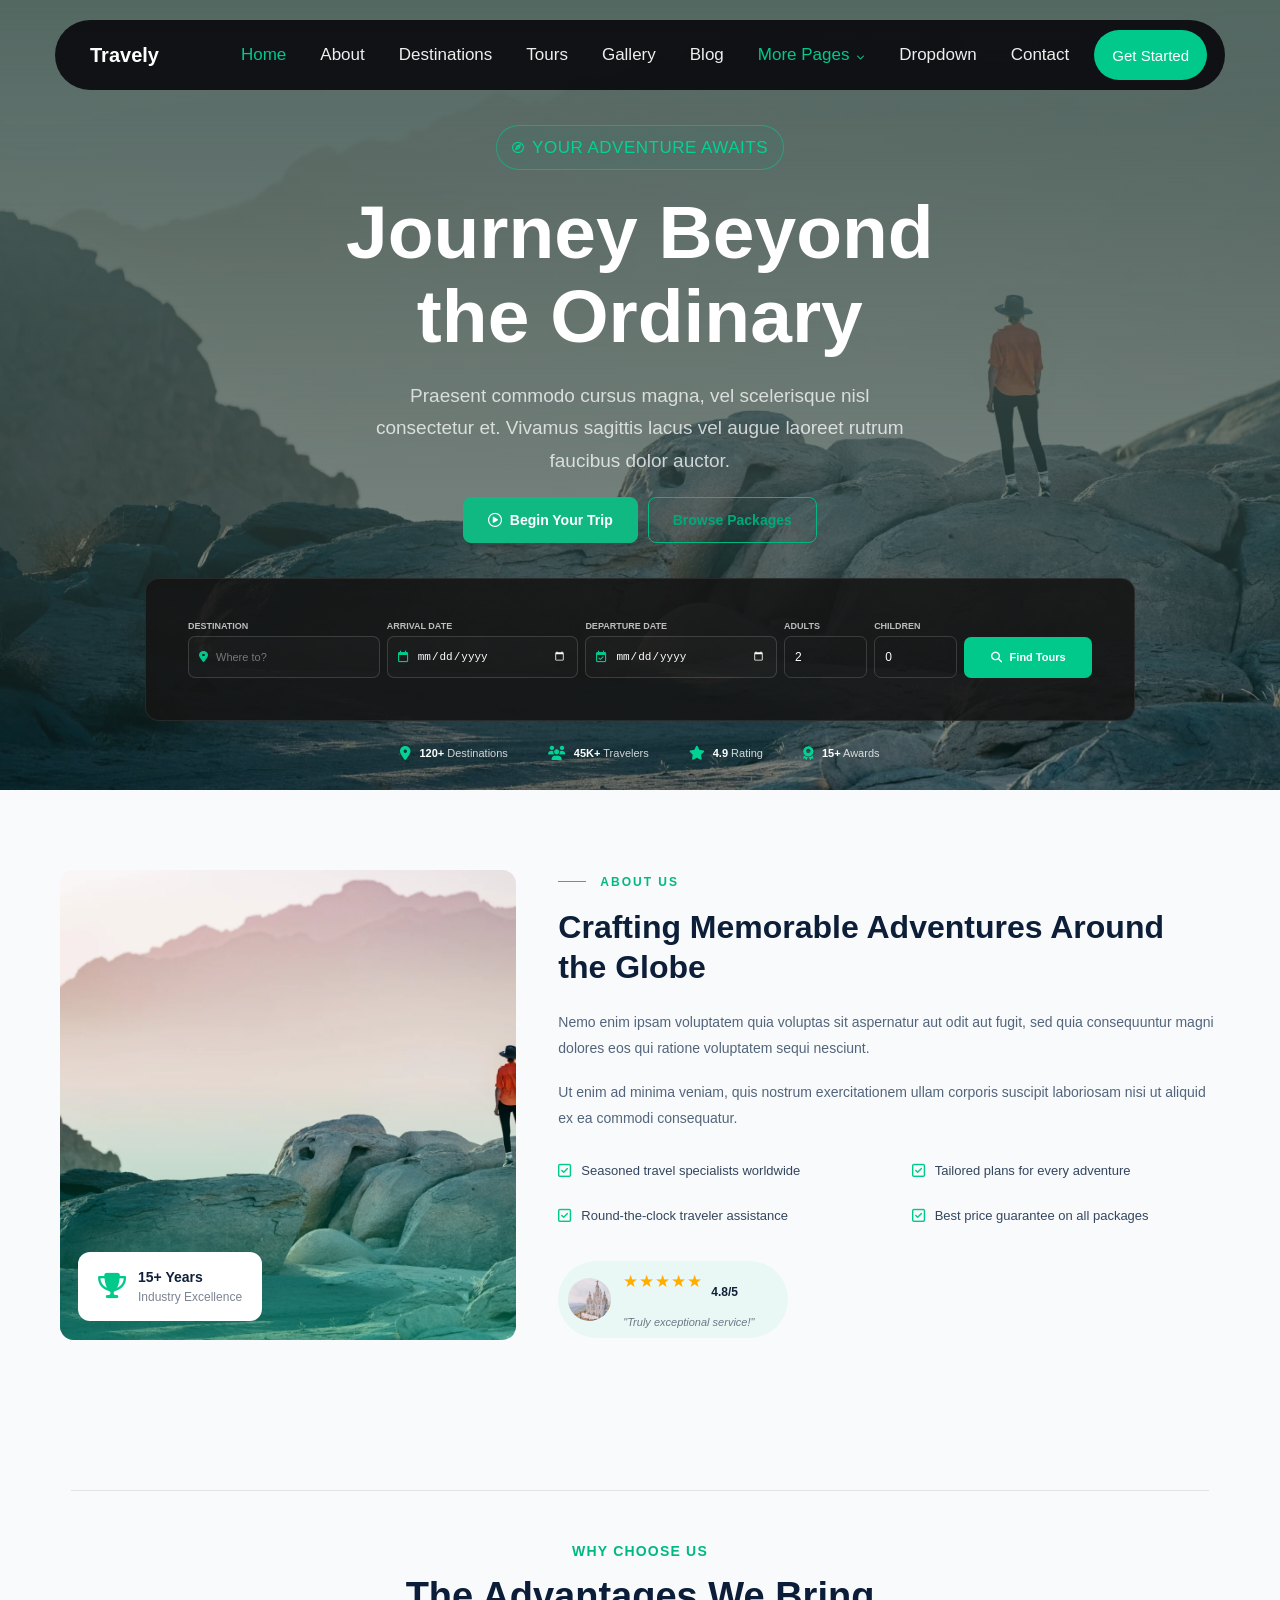
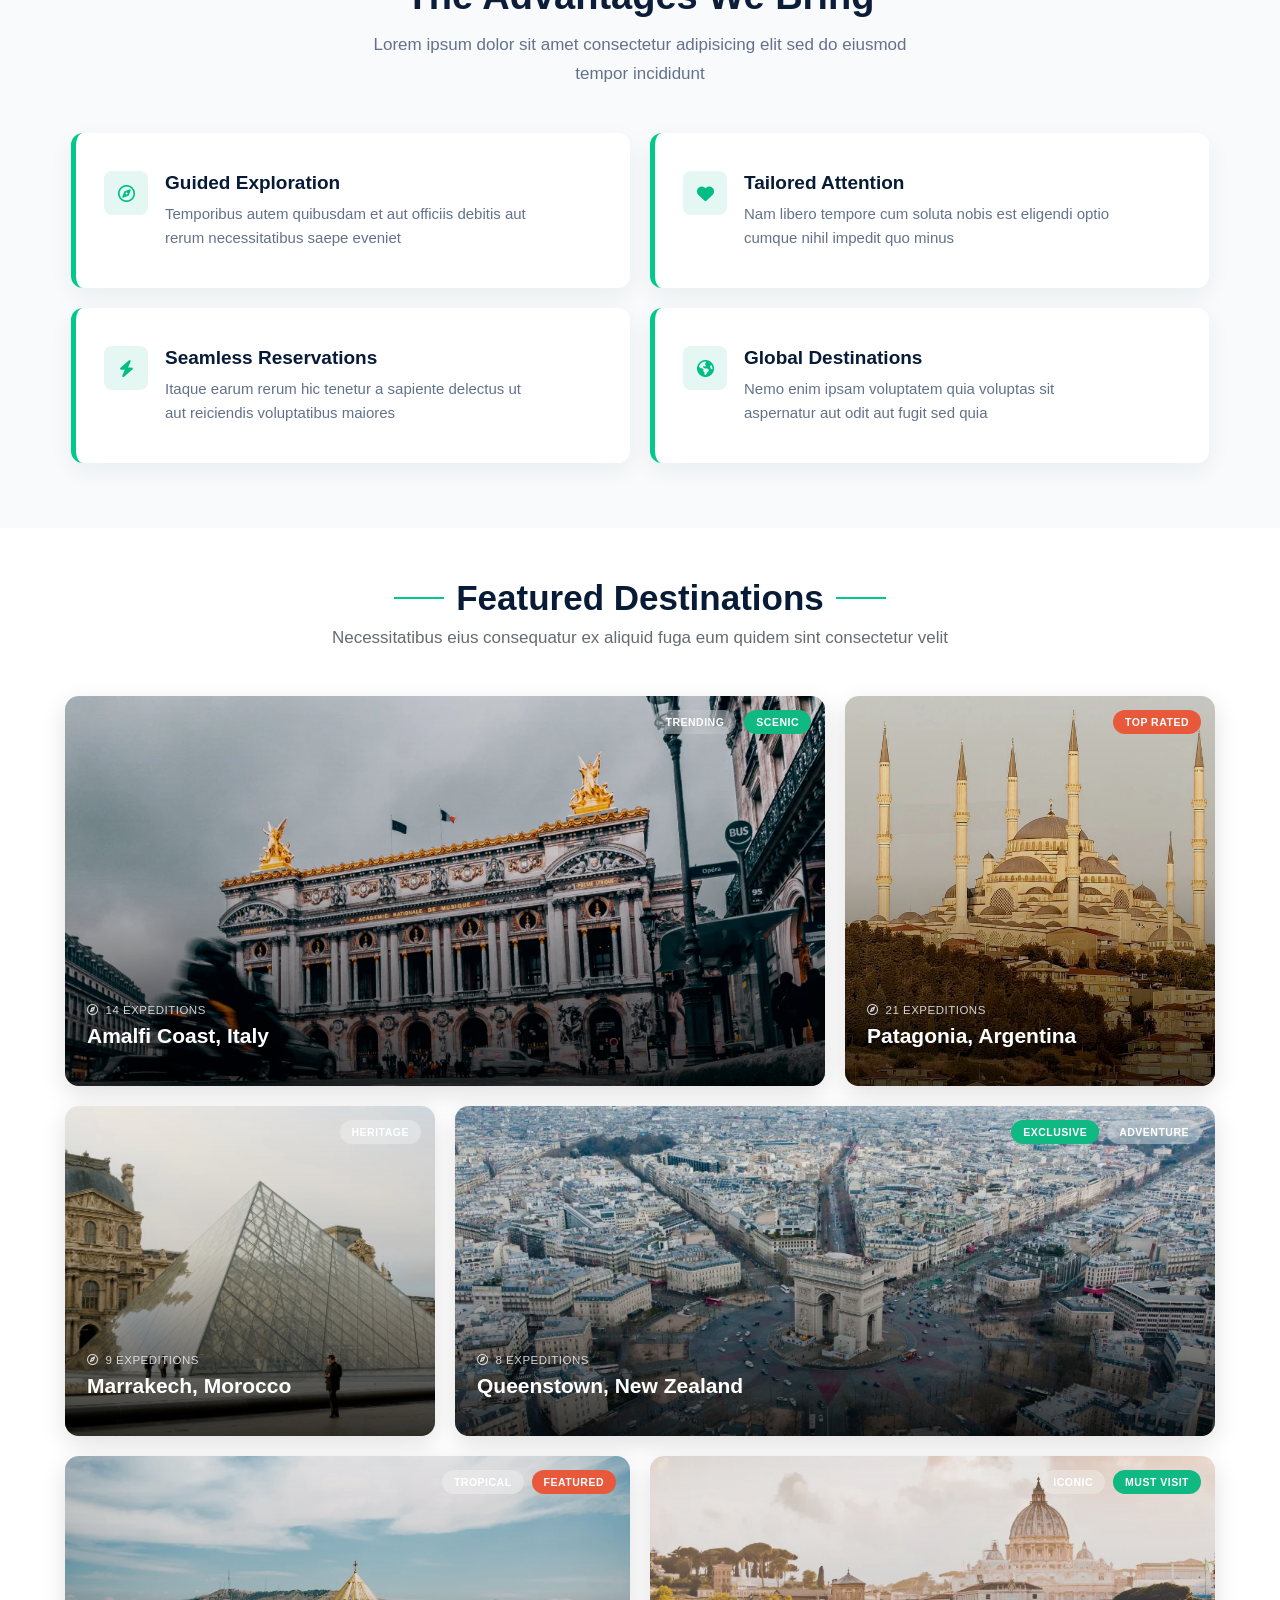
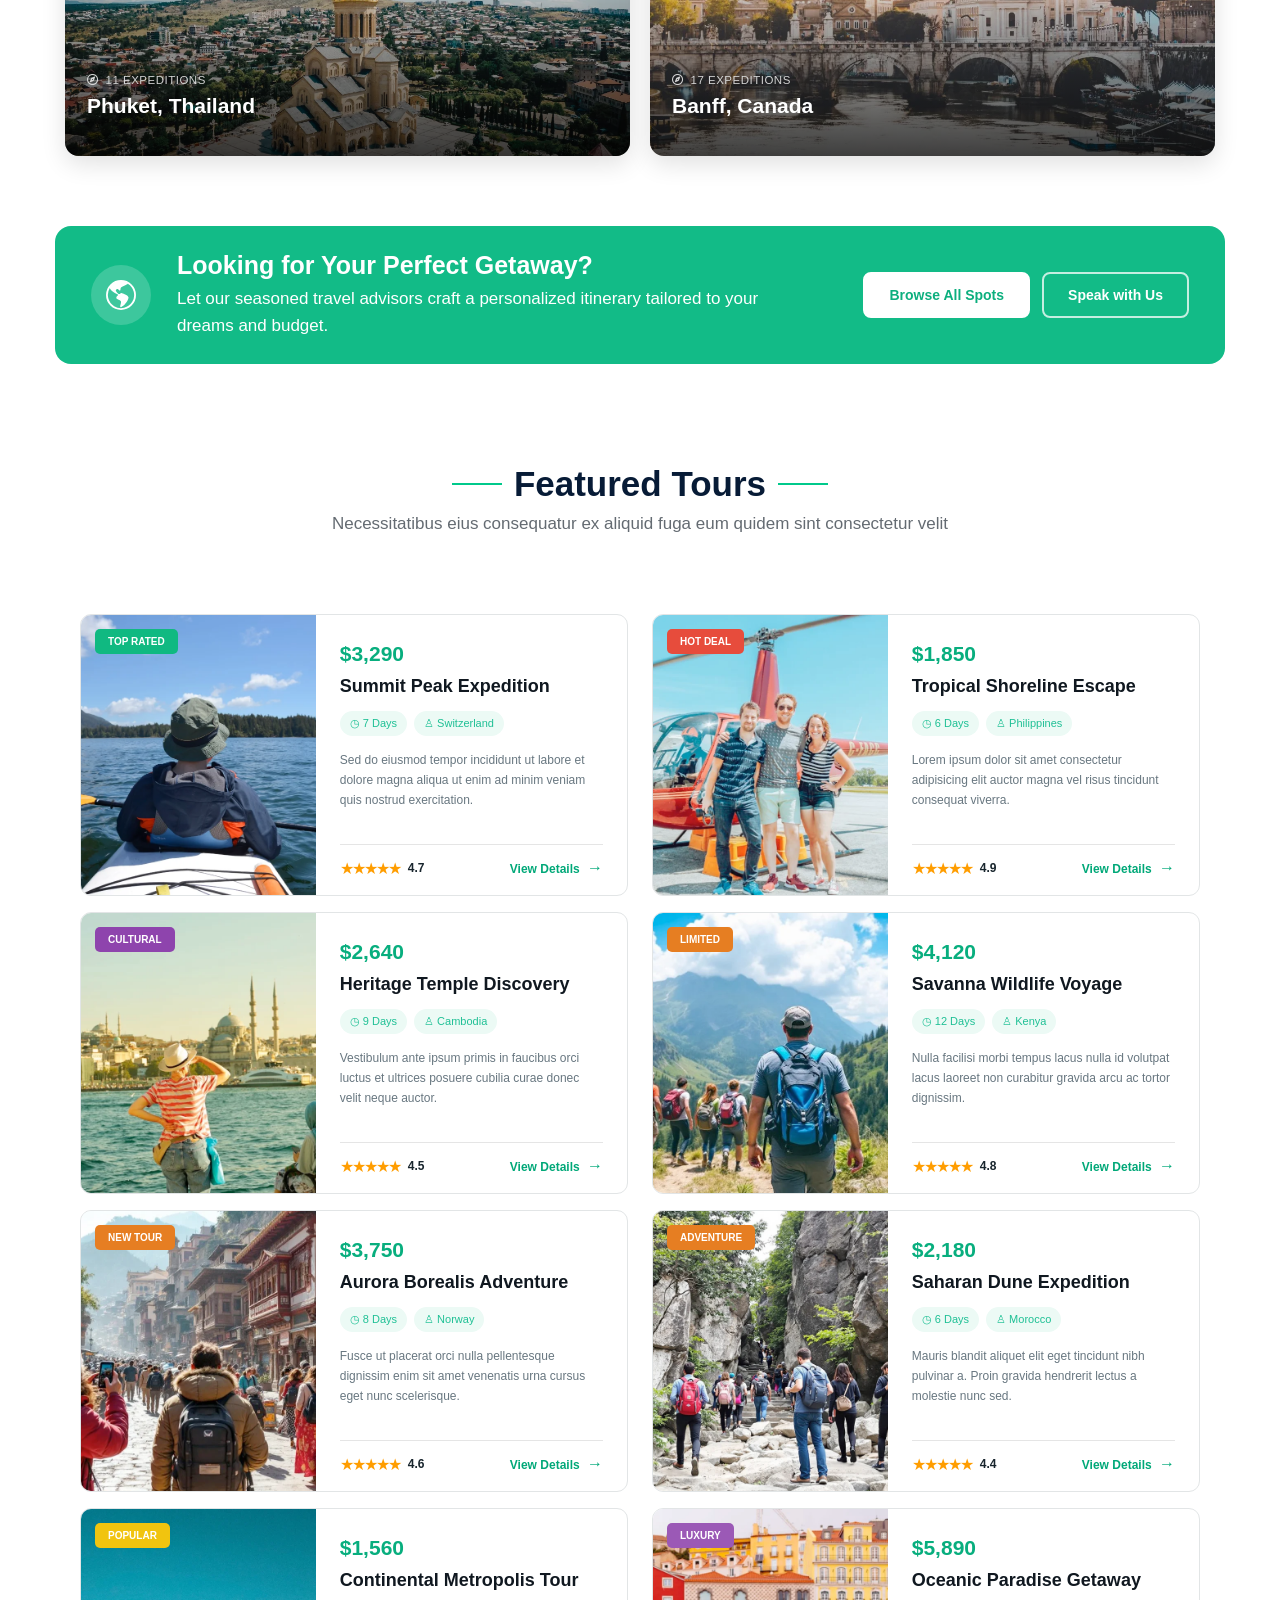
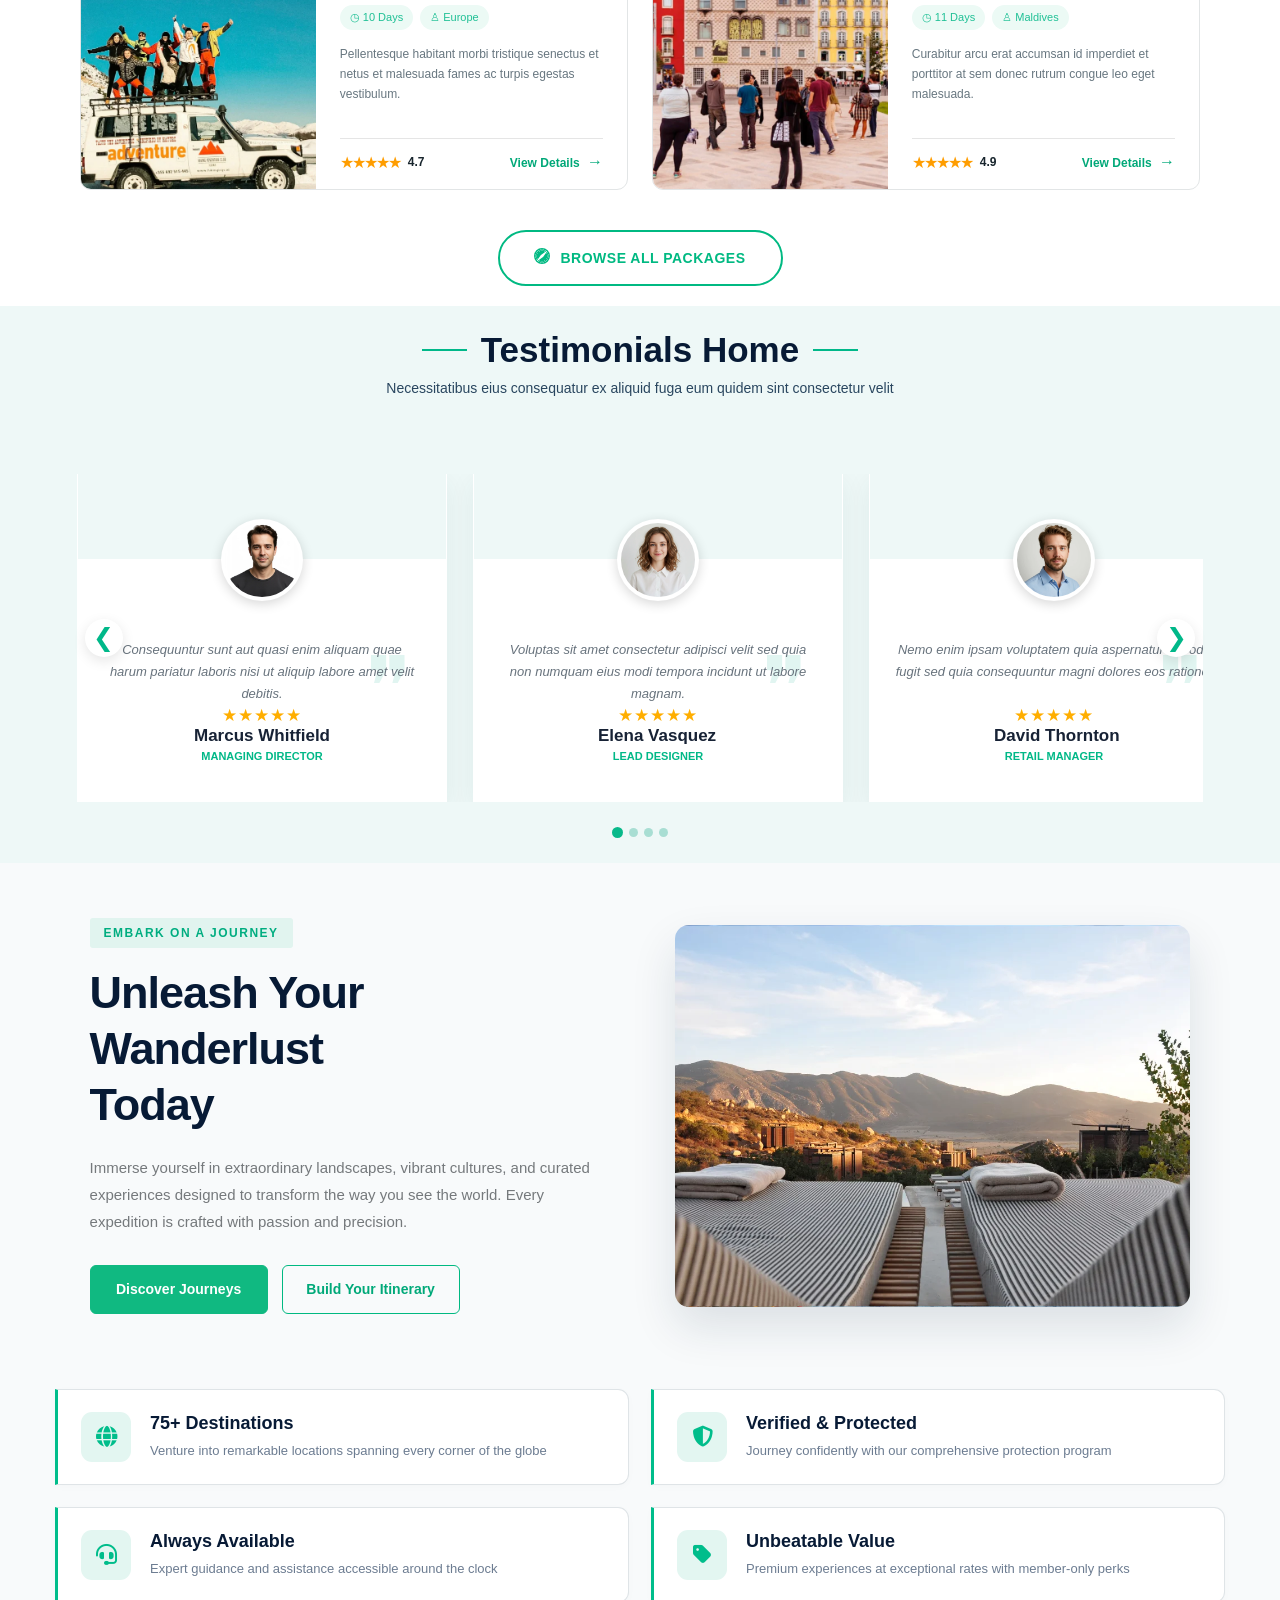
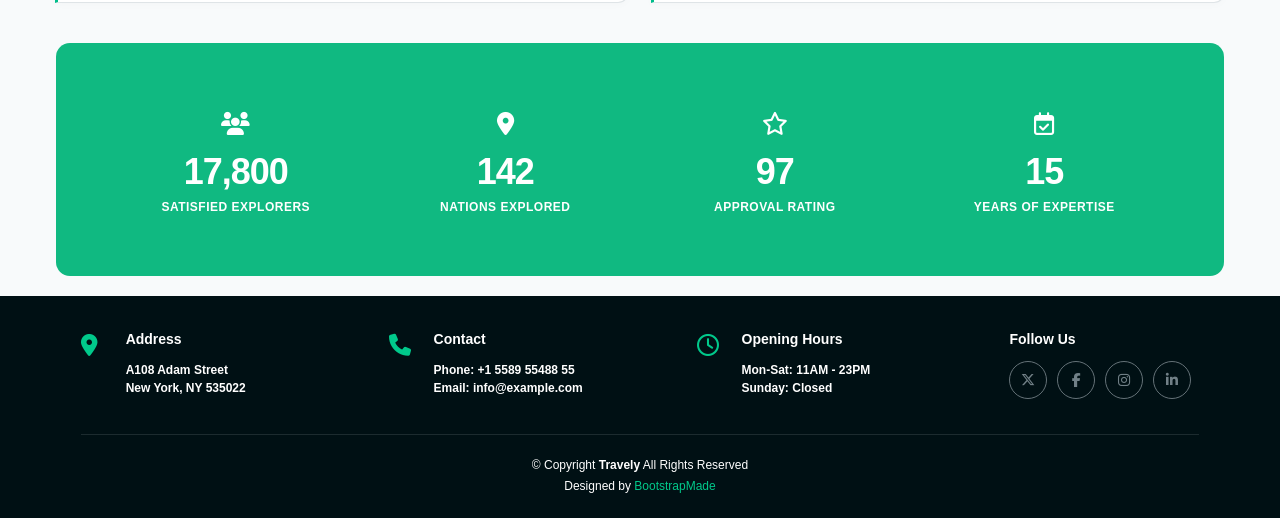
<file: index.html>
<!DOCTYPE html>
<html lang="en">
<head>
    <meta charset="UTF-8">
    <meta name="viewport" content="width=device-width, initial-scale=1.0">

    <title>Travely</title>

    <link rel="stylesheet" href="asets/css/stylesheet.css">
    
    <!-- Icons -->
    <link rel="stylesheet"
        href="https://cdnjs.cloudflare.com/ajax/libs/font-awesome/6.5.2/css/all.min.css">
</head>

<body>

    <!-- PRE LOADER -->
<div id="preloader">

    <div class="loader-content">

        <div class="loader-circle"></div>

    </div>

</div>

<div id="website">
    <!--  HEADER  -->

    <header class="header">

        <nav class="navbar">

            <div class="logo" style="gap: 5px;">
                Travely
            </div>

            <ul class="nav-links" id="navLinks">

                <li>
                    <a href="#" class="active">Home</a>
                </li>

                <li>
                    <a href="#">About</a>
                </li>

                <li>
                    <a href="#">Destinations</a>
                </li>

                <li>
                    <a href="#">Tours</a>
                </li>

                <li>
                    <a href="#">Gallery</a>
                </li>

                <li>
                    <a href="#">Blog</a>
                </li>

                <li class="dropdown">
                    <a href="#" class="active">More Pages <i class="fa-solid fa-chevron-down"></i></a>
                
                    <ul class="dropdown-menu">

                     <li><a href="#">Destination Details</a></li>

                     <li><a href="#">Tour Details</a></li>

                     <li><a href="#">Booking</a></li>

                     <li><a href="#">Testimonials</a></li>

                     <li><a href="#">Frequently Asked Questions</a></li>

                     <li><a href="#">Blog Details</a></li>

                     <li><a href="#">Terms</a></li>

                     <li><a href="#">Privacy</a></li>

                     <li><a href="#">404</a></li>

                    </ul>
                </li>

                <li>
                    <a href="#">Dropdown</a>                
                     <ul class="dropdown-menu">
    
           
                    </ul>

                
                </li>

                <li>
                    <a href="#">Contact</a>
                </li>

            </ul>

            <a href="login.html"><button class="get-started">
                Get Started
            </button></a>

            <!-- Mobile Menu -->
            <div class="menu-btn" id="menuBtn">
                <i class="fa-solid fa-bars"></i>
            </div>

        </nav>

    </header>


    <!--HERO-->

    <section class="hero">

        <div class="hero-overlay"></div>

        <div class="hero-content">

            <!-- Small Badge -->

            <div class="hero-badge">
                <i class="fa-regular fa-compass"></i>
                YOUR ADVENTURE AWAITS
            </div>


            <!-- Heading -->

            <h1>
                Journey Beyond<br>
                the Ordinary
            </h1>


            <!-- Description -->

            <p>
                Praesent commodo cursus magna, vel scelerisque nisl
                consectetur et. Vivamus sagittis lacus vel augue laoreet rutrum
                faucibus dolor auctor.
            </p>


            <!-- Buttons -->

            <div class="hero-buttons">

                <a href="#" class="btn primary-btn">
                    <i class="fa-regular fa-circle-play"></i>
                    Begin Your Trip
                </a>

                <a href="#" class="btn secondary-btn">
                    Browse Packages
                </a>

            </div>

        </div>


        <!-- ================= SEARCH BOX ================= -->

        <div class="search-box">

            <!-- Destination -->

            <div class="input-group">

                <label>DESTINATION</label>

                <div class="input-field">

                    <i class="fa-solid fa-location-dot"></i>

                    <input
                        type="text"
                        placeholder="Where to?"
                    >

                </div>

            </div>


            <!-- Arrival -->

            <div class="input-group">

                <label>ARRIVAL DATE</label>

                <div class="input-field">

                    <i class="fa-regular fa-calendar"></i>

                    <input
                        type="date"
                    >

                </div>

            </div>


            <!-- Departure -->

            <div class="input-group">

                <label>DEPARTURE DATE</label>

                <div class="input-field">

                    <i class="fa-regular fa-calendar-check"></i>

                    <input
                        type="date"
                    >

                </div>

            </div>


            <!-- Adults -->

            <div class="small-input">

                <label>ADULTS</label>

                <input
                    type="number"
                    value="2"
                    min="1"
                >

            </div>


            <!-- Children -->

            <div class="small-input">

                <label>CHILDREN</label>

                <input
                    type="number"
                    value="0"
                    min="0"
                >

            </div>


            <!-- Search Button -->

            <button class="find-btn">

                <i class="fa-solid fa-magnifying-glass"></i>

                Find Tours

            </button>

        </div>


        <!-- ================= STATS ================= -->

        <div class="stats">

            <div class="stat">

                <i class="fa-solid fa-location-dot"></i>

                <span>
                    <strong>120+</strong> Destinations
                </span>

            </div>


            <div class="stat">

                <i class="fa-solid fa-users"></i>

                <span>
                    <strong>45K+</strong> Travelers
                </span>

            </div>


            <div class="stat">

                <i class="fa-solid fa-star"></i>

                <span>
                    <strong>4.9</strong> Rating
                </span>

            </div>


            <div class="stat">

                <i class="fa-solid fa-award"></i>

                <span>
                    <strong>15+</strong> Awards
                </span>

            </div>

        </div>

    </section>
<!-- about section -->
    <section class="about-section">

    <div class="about-container">

        <!-- LEFT IMAGE -->
        <div class="about-image">

            <img src="asets/images/10001.webp" alt="Travel Adventure">

            <div class="experience-card">

                <i class="fa-solid fa-trophy"></i>

                <div>
                    <strong>15+ Years</strong>
                    <span>Industry Excellence</span>
                </div>

            </div>

        </div>


        <!-- RIGHT CONTENT -->
        <div class="about-content">

            <div class="section-title">
                <span></span>
                <p>ABOUT US</p>
            </div>

            <h2>
                Crafting Memorable Adventures Around the Globe
            </h2>

            <p class="about-text">
                Nemo enim ipsam voluptatem quia voluptas sit aspernatur aut
                odit aut fugit, sed quia consequuntur magni dolores eos qui
                ratione voluptatem sequi nesciunt.
            </p>

            <p class="about-text">
                Ut enim ad minima veniam, quis nostrum exercitationem ullam
                corporis suscipit laboriosam nisi ut aliquid ex ea commodi
                consequatur.
            </p>


            <!-- FEATURES -->

            <div class="features">

                <div class="feature">
                    <i class="fa-regular fa-square-check"></i>
                    <span>Seasoned travel specialists worldwide</span>
                </div>

                <div class="feature">
                    <i class="fa-regular fa-square-check"></i>
                    <span>Tailored plans for every adventure</span>
                </div>

                <div class="feature">
                    <i class="fa-regular fa-square-check"></i>
                    <span>Round-the-clock traveler assistance</span>
                </div>

                <div class="feature">
                    <i class="fa-regular fa-square-check"></i>
                    <span>Best price guarantee on all packages</span>
                </div>

            </div>


            <!-- REVIEW -->

            <div class="review-card">

                <div class="review-img">
                    <img src="asets/images/10002.webp" alt="Traveler">
                </div>

                <div class="review-content">

                    <div class="review-top">

                        <div class="stars">
                            ★★★★★
                        </div>

                        <strong>4.8/5</strong>

                    </div>

                    <p>
                        "Truly exceptional service!"
                    </p>

                </div>

            </div>

        </div>

    </div>

</section>



<!-- why choose us -->
 <section class="why-choose">

    <div class="why-container">

        <!-- SECTION HEADING -->

        <div class="why-heading">

            <span>WHY CHOOSE US</span>

            <h2>The Advantages We Bring</h2>

            <p>
                Lorem ipsum dolor sit amet consectetur adipisicing elit sed do eiusmod
                <br>
                tempor incididunt
            </p>

        </div>


        <!-- CARDS -->

        <div class="advantages-grid">

            <!-- CARD 1 -->

            <div class="advantage-card">

                <div class="advantage-icon">
                    <i class="fa-regular fa-compass"></i>
                </div>

                <div class="advantage-content">

                    <h3>Guided Exploration</h3>

                    <p>
                        Temporibus autem quibusdam et aut officiis debitis aut rerum
                        necessitatibus saepe eveniet
                    </p>

                </div>

            </div>


            <!-- CARD 2 -->

            <div class="advantage-card">

                <div class="advantage-icon">
                    <i class="fa-solid fa-heart"></i>
                </div>

                <div class="advantage-content">

                    <h3>Tailored Attention</h3>

                    <p>
                        Nam libero tempore cum soluta nobis est eligendi optio cumque nihil
                        impedit quo minus
                    </p>

                </div>

            </div>


            <!-- CARD 3 -->

            <div class="advantage-card">

                <div class="advantage-icon">
                    <i class="fa-solid fa-bolt"></i>
                </div>

                <div class="advantage-content">

                    <h3>Seamless Reservations</h3>

                    <p>
                        Itaque earum rerum hic tenetur a sapiente delectus ut aut
                        reiciendis voluptatibus maiores
                    </p>

                </div>

            </div>


            <!-- CARD 4 -->

            <div class="advantage-card">

                <div class="advantage-icon">
                    <i class="fa-solid fa-earth-americas"></i>
                </div>

                <div class="advantage-content">

                    <h3>Global Destinations</h3>

                    <p>
                        Nemo enim ipsam voluptatem quia voluptas sit aspernatur aut odit
                        aut fugit sed quia
                    </p>

                </div>

            </div>

        </div>

    </div>

</section>
<!-- why choose us end -->

<!-- Featured Destinations -->
 <section class="destinations-wrap">
        
        <div class="section-heading">
        <h2><span></span> Featured Destinations <span></span></h2>
        <p>Necessitatibus eius consequatur ex aliquid fuga eum quidem sint consectetur velit</p>
        </div> 

    <div class="dest-grid">
           
        <!-- Card 1 -->
        <a href="#" class="dest-card card-1" style="grid-column: span 4;">
            <img src="asets/images/10003.webp" alt="Amalfi Coast, Italy">
            <div class="badges">
                <span class="badge dark">Trending</span>
                <span class="badge green">Scenic</span>
            </div>
            <div class="card-content">
                <p class="expeditions"><i class="fa-regular fa-compass"></i> 14 Expeditions</p>
                <h3>Amalfi Coast, Italy</h3>
                <p class="desc">Wander along dramatic coastal cliffs adorned with colorful villages and the sparkling Mediterranean below.</p>
                <span class="discover">Discover More <i class="fa-solid fa-arrow-right"></i></span>
            </div>
        </a>
 
        <!-- Card 2 -->
        <a href="#" class="dest-card card-2" style="grid-column: span 2;">
            <img src="asets/images/10004.webp" alt="Patagonia, Argentina">
            <div class="badges">
                <span class="badge red">Top Rated</span>
            </div>
            <div class="card-content">
                <p class="expeditions"><i class="fa-regular fa-compass"></i> 21 Expeditions</p>
                <h3>Patagonia, Argentina</h3>
                <p class="desc">Trek past glacial peaks and turquoise lakes through one of the last great untamed wildernesses on earth.</p>
                <span class="discover">Discover More <i class="fa-solid fa-arrow-right"></i></span>
            </div>
        </a>
 
        <!-- Card 3 -->
        <a href="#" class="dest-card card-3">
            <img src="asets/images/10005.webp"Marrakech,Morocco>
            <div class="badges">
                <span class="badge dark">Heritage</span>
            </div>
            <div class="card-content">
                <p class="expeditions"><i class="fa-regular fa-compass"></i> 9 Expeditions</p>
                <h3>Marrakech, Morocco</h3>
                <p class="desc">Get lost in vibrant souks and ancient medinas, where every alley tells a story centuries in the making.</p>
                <span class="discover">Discover More <i class="fa-solid fa-arrow-right"></i></span>
            </div>
        </a>
 
        <!-- Card 4 -->
        <a href="#" class="dest-card card-4">
            <img src="asets/images/10006.webp" alt="Queenstown, New Zealand">
            <div class="badges">
                <span class="badge green">Exclusive</span>
                <span class="badge dark">Adventure</span>
            </div>
            <div class="card-content">
                <p class="expeditions"><i class="fa-regular fa-compass"></i> 8 Expeditions</p>
                <h3>Queenstown, New Zealand</h3>
                <p class="desc">The adventure capital of the world — bungee jump, jet boat, and hike through alpine scenery unmatched anywhere.</p>
                <span class="discover">Discover More <i class="fa-solid fa-arrow-right"></i></span>
            </div>
        </a>
 
        <!-- Card 5 -->
        <a href="#" class="dest-card card-5">
            <img src="asets/images/10007.webp" alt="Phuket, Thailand">
            <div class="badges">
                <span class="badge dark">Tropical</span>
                <span class="badge red">Featured</span>
            </div>
            <div class="card-content">
                <p class="expeditions"><i class="fa-regular fa-compass"></i> 11 Expeditions</p>
                <h3>Phuket, Thailand</h3>
                <p class="desc">Crystal waters, limestone cliffs, and golden beaches make this island paradise endlessly photogenic.</p>
                <span class="discover">Discover More <i class="fa-solid fa-arrow-right"></i></span>
            </div>
        </a>
 
        <!-- Card 6 -->
        <a href="#" class="dest-card card-6">
            <img src="asets/images/10008.webp" alt="Banff, Canada">
            <div class="badges">
                <span class="badge dark">Iconic</span>
                <span class="badge green">Must Visit</span>
            </div>
            <div class="card-content">
                <p class="expeditions"><i class="fa-regular fa-compass"></i> 17 Expeditions</p>
                <h3>Banff, Canada</h3>
                <p class="desc">Turquoise lakes framed by snow-capped peaks — the Canadian Rockies at their most breathtaking.</p>
                <span class="discover">Discover More <i class="fa-solid fa-arrow-right"></i></span>
            </div>
        </a>
 
    </div>
 
</section>
<!-- Featured Destinations end -->

<!-- banner -->
 <section class="travel-banner">
    <div class="travel-icon">
        <svg xmlns="http://www.w3.org/2000/svg" width="30" height="30" fill="currentColor" class="bi bi-globe-americas" viewBox="0 0 16 16">
  <path d="M8 0a8 8 0 1 0 0 16A8 8 0 0 0 8 0M2.04 4.326c.325 1.329 2.532 2.54 3.717 3.19.48.263.793.434.743.484q-.121.12-.242.234c-.416.396-.787.749-.758 1.266.035.634.618.824 1.214 1.017.577.188 1.168.38 1.286.983.082.417-.075.988-.22 1.52-.215.782-.406 1.48.22 1.48 1.5-.5 3.798-3.186 4-5 .138-1.243-2-2-3.5-2.5-.478-.16-.755.081-.99.284-.172.15-.322.279-.51.216-.445-.148-2.5-2-1.5-2.5.78-.39.952-.171 1.227.182.078.099.163.208.273.318.609.304.662-.132.723-.633.039-.322.081-.671.277-.867.434-.434 1.265-.791 2.028-1.12.712-.306 1.365-.587 1.579-.88A7 7 0 1 1 2.04 4.327Z"/>
</svg>
    </div>

    <div class="travel-content">
        <h2>Looking for Your Perfect Getaway?</h2>
        <p>
            Let our seasoned travel advisors craft a personalized itinerary
            tailored to your dreams and budget.
        </p>
    </div>

    <div class="travel-buttons">
        <a href="#" class="btn browse-btn">Browse All Spots</a>
        <a href="#" class="btn speak-btn">Speak with Us</a>
    </div>
</section>

<!-- banner end -->

<!-- Featured Tours -->
        <div class="Tours">
        <h2><span></span> Featured Tours <span></span></h2>
        <p>Necessitatibus eius consequatur ex aliquid fuga eum quidem sint consectetur velit</p>
        </div> 

<section class="tour-section">

    <!-- Card 1 -->
    <div class="tour-card" id="left">
        <div class="tour-image">
            <img src="asets/images/10009.webp" alt="Summit Peak Expedition">
            <span class="tour-badge green">TOP RATED</span>
        </div>

        <div class="tour-content">
            <h3 class="price">$3,290</h3>
            <h2>Summit Peak Expedition</h2>

            <div class="tour-info">
                <span>◷ 7 Days</span>
                <span>♙ Switzerland</span>
            </div>

            <p>
                Sed do eiusmod tempor incididunt ut labore et dolore magna
                aliqua ut enim ad minim veniam quis nostrud exercitation.
            </p>

            <div class="tour-bottom">
                <div class="rating">
                    <span>★★★★★</span>
                    <b>4.7</b>
                </div>

                <a href="#">View Details <b>→</b></a>
            </div>
        </div>
    </div>


    <!-- Card 2 -->
    <div class="tour-card" id="right">
        <div class="tour-image">
            <img src="asets/images/100010.webp" alt="Tropical Shoreline Escape">
            <span class="tour-badge red">HOT DEAL</span>
        </div>

        <div class="tour-content">
            <h3 class="price">$1,850</h3>
            <h2>Tropical Shoreline Escape</h2>

            <div class="tour-info">
                <span>◷ 6 Days</span>
                <span>♙ Philippines</span>
            </div>

            <p>
                Lorem ipsum dolor sit amet consectetur adipisicing elit
                auctor magna vel risus tincidunt consequat viverra.
            </p>

            <div class="tour-bottom">
                <div class="rating">
                    <span>★★★★★</span>
                    <b>4.9</b>
                </div>

                <a href="#">View Details <b>→</b></a>
            </div>
        </div>
    </div>


    <!-- Card 3 -->
    <div class="tour-card" id="left">
        <div class="tour-image">
            <img src="asets/images/100011.webp" alt="Heritage Temple Discovery">
            <span class="tour-badge purple">CULTURAL</span>
        </div>

        <div class="tour-content">
            <h3 class="price">$2,640</h3>
            <h2>Heritage Temple Discovery</h2>

            <div class="tour-info">
                <span>◷ 9 Days</span>
                <span>♙ Cambodia</span>
            </div>

            <p>
                Vestibulum ante ipsum primis in faucibus orci luctus et
                ultrices posuere cubilia curae donec velit neque auctor.
            </p>

            <div class="tour-bottom">
                <div class="rating">
                    <span>★★★★★</span>
                    <b>4.5</b>
                </div>

                <a href="#">View Details <b>→</b></a>
            </div>
        </div>
    </div>


    <!-- Card 4 -->
    <div class="tour-card" id="right">
        <div class="tour-image">
            <img src="asets/images/100012.webp" alt="Savanna Wildlife Voyage">
            <span class="tour-badge orange">LIMITED</span>
        </div>

        <div class="tour-content">
            <h3 class="price">$4,120</h3>
            <h2>Savanna Wildlife Voyage</h2>

            <div class="tour-info">
                <span>◷ 12 Days</span>
                <span>♙ Kenya</span>
            </div>

            <p>
                Nulla facilisi morbi tempus lacus nulla id volutpat lacus
                laoreet non curabitur gravida arcu ac tortor dignissim.
            </p>

            <div class="tour-bottom">
                <div class="rating">
                    <span>★★★★★</span>
                    <b>4.8</b>
                </div>

                <a href="#">View Details <b>→</b></a>
            </div>
        </div>
    </div>


    <!-- Card 5 -->
    <div class="tour-card" id="left">
        <div class="tour-image">
            <img src="asets/images/100013.webp" alt="Aurora Borealis Adventure">
            <span class="tour-badge cyan">NEW TOUR</span>
        </div>

        <div class="tour-content">
            <h3 class="price">$3,750</h3>
            <h2>Aurora Borealis Adventure</h2>

            <div class="tour-info">
                <span>◷ 8 Days</span>
                <span>♙ Norway</span>
            </div>

            <p>
                Fusce ut placerat orci nulla pellentesque dignissim enim
                sit amet venenatis urna cursus eget nunc scelerisque.
            </p>

            <div class="tour-bottom">
                <div class="rating">
                    <span>★★★★★</span>
                    <b>4.6</b>
                </div>

                <a href="#">View Details <b>→</b></a>
            </div>
        </div>
    </div>


    <!-- Card 6 -->
    <div class="tour-card" id="right">
        <div class="tour-image">
            <img src="asets/images/100014.webp" alt="Saharan Dune Expedition">
            <span class="tour-badge dark-orange">ADVENTURE</span>
        </div>

        <div class="tour-content">
            <h3 class="price">$2,180</h3>
            <h2>Saharan Dune Expedition</h2>

            <div class="tour-info">
                <span>◷ 6 Days</span>
                <span>♙ Morocco</span>
            </div>

            <p>
                Mauris blandit aliquet elit eget tincidunt nibh pulvinar a.
                Proin gravida hendrerit lectus a molestie nunc sed.
            </p>

            <div class="tour-bottom">
                <div class="rating">
                    <span>★★★★★</span>
                    <b>4.4</b>
                </div>

                <a href="#">View Details <b>→</b></a>
            </div>
        </div>
    </div>


    <!-- Card 7 -->
    <div class="tour-card" id="left">
        <div class="tour-image">
            <img src="asets/images/100015.webp" alt="Continental Metropolis Tour">
            <span class="tour-badge yellow">POPULAR</span>
        </div>

        <div class="tour-content">
            <h3 class="price">$1,560</h3>
            <h2>Continental Metropolis Tour</h2>

            <div class="tour-info">
                <span>◷ 10 Days</span>
                <span>♙ Europe</span>
            </div>

            <p>
                Pellentesque habitant morbi tristique senectus et netus
                et malesuada fames ac turpis egestas vestibulum.
            </p>

            <div class="tour-bottom">
                <div class="rating">
                    <span>★★★★★</span>
                    <b>4.7</b>
                </div>

                <a href="#">View Details <b>→</b></a>
            </div>
        </div>
    </div>


    <!-- Card 8 -->
    <div class="tour-card" id="right">
        <div class="tour-image">
            <img src="asets/images/100016.webp" alt="Oceanic Paradise Getaway">
            <span class="tour-badge pink">LUXURY</span>
        </div>

        <div class="tour-content">
            <h3 class="price">$5,890</h3>
            <h2>Oceanic Paradise Getaway</h2>

            <div class="tour-info">
                <span>◷ 11 Days</span>
                <span>♙ Maldives</span>
            </div>

            <p>
                Curabitur arcu erat accumsan id imperdiet et porttitor at
                sem donec rutrum congue leo eget malesuada.
            </p>

            <div class="tour-bottom">
                <div class="rating">
                    <span>★★★★★</span>
                    <b>4.9</b>
                </div>

                <a href="#">View Details <b>→</b></a>
            </div>
        </div>
    </div>
     
</section>
   <!-- btn  -->
    <div class="packages-btn-wrapper">
    <a href="#" class="packages-btn">
        <span><svg xmlns="http://www.w3.org/2000/svg" width="16" height="16" fill="currentColor" class="bi bi-browser-safari" viewBox="0 0 16 16">
  <path d="M8 16A8 8 0 1 0 8 0a8 8 0 0 0 0 16m.25-14.75v1.5a.25.25 0 0 1-.5 0v-1.5a.25.25 0 0 1 .5 0m0 12v1.5a.25.25 0 1 1-.5 0v-1.5a.25.25 0 1 1 .5 0M4.5 1.938a.25.25 0 0 1 .342.091l.75 1.3a.25.25 0 0 1-.434.25l-.75-1.3a.25.25 0 0 1 .092-.341m6 10.392a.25.25 0 0 1 .341.092l.75 1.299a.25.25 0 1 1-.432.25l-.75-1.3a.25.25 0 0 1 .091-.34ZM2.28 4.408l1.298.75a.25.25 0 0 1-.25.434l-1.299-.75a.25.25 0 0 1 .25-.434Zm10.392 6 1.299.75a.25.25 0 1 1-.25.434l-1.3-.75a.25.25 0 0 1 .25-.434ZM1 8a.25.25 0 0 1 .25-.25h1.5a.25.25 0 0 1 0 .5h-1.5A.25.25 0 0 1 1 8m12 0a.25.25 0 0 1 .25-.25h1.5a.25.25 0 1 1 0 .5h-1.5A.25.25 0 0 1 13 8M2.03 11.159l1.298-.75a.25.25 0 0 1 .25.432l-1.299.75a.25.25 0 0 1-.25-.432Zm10.392-6 1.299-.75a.25.25 0 1 1 .25.433l-1.3.75a.25.25 0 0 1-.25-.434ZM4.5 14.061a.25.25 0 0 1-.092-.341l.75-1.3a.25.25 0 0 1 .434.25l-.75 1.3a.25.25 0 0 1-.342.091m6-10.392a.25.25 0 0 1-.091-.342l.75-1.299a.25.25 0 1 1 .432.25l-.75 1.3a.25.25 0 0 1-.341.09ZM6.494 1.415l.13.483a.25.25 0 1 1-.483.13l-.13-.483a.25.25 0 0 1 .483-.13M9.86 13.972l.13.483a.25.25 0 1 1-.483.13l-.13-.483a.25.25 0 0 1 .483-.13M3.05 3.05a.25.25 0 0 1 .354 0l.353.354a.25.25 0 0 1-.353.353l-.354-.353a.25.25 0 0 1 0-.354m9.193 9.193a.25.25 0 0 1 .353 0l.354.353a.25.25 0 1 1-.354.354l-.353-.354a.25.25 0 0 1 0-.353M1.545 6.01l.483.13a.25.25 0 1 1-.13.483l-.483-.13a.25.25 0 1 1 .13-.482Zm12.557 3.365.483.13a.25.25 0 1 1-.13.483l-.483-.13a.25.25 0 1 1 .13-.483m-12.863.436a.25.25 0 0 1 .176-.306l.483-.13a.25.25 0 1 1 .13.483l-.483.13a.25.25 0 0 1-.306-.177m12.557-3.365a.25.25 0 0 1 .176-.306l.483-.13a.25.25 0 1 1 .13.483l-.483.13a.25.25 0 0 1-.306-.177M3.045 12.944a.3.3 0 0 1-.029-.376l3.898-5.592a.3.3 0 0 1 .062-.062l5.602-3.884a.278.278 0 0 1 .392.392L9.086 9.024a.3.3 0 0 1-.062.062l-5.592 3.898a.3.3 0 0 1-.382-.034zm3.143 1.817a.25.25 0 0 1-.176-.306l.129-.483a.25.25 0 0 1 .483.13l-.13.483a.25.25 0 0 1-.306.176M9.553 2.204a.25.25 0 0 1-.177-.306l.13-.483a.25.25 0 1 1 .483.13l-.13.483a.25.25 0 0 1-.306.176"/>
</svg></span>
        BROWSE ALL PACKAGES
    </a>
</div>
    <!-- btn end -->
<!-- Featured Tours end  -->


<!-- slider -->

    <section class="testimonials">

        <div class="testimonial-heading">

            <h2>
                <span></span>

                Testimonials Home

                <span></span>
            </h2>

            <p>
                Necessitatibus eius consequatur ex aliquid fuga eum quidem sint consectetur velit
            </p>

        </div>


        <div class="testimonial-slider">

            <button
                type="button"
                class="slider-arrow prev-btn"
                id="prevBtn">

                &#10094;

            </button>

            <div class="cards-window">

                <div
                    class="cards-track"
                    id="cardsTrack">


                    <!-- ================= CARD 1 ================= -->

                    <div class="testimonial-card">
                      <div class="same"></div>
                        <div class="person-image">

                            <img
                                src="asets/images/100019.webp"
                                alt="Marcus Whitfield">

                        </div>


                        <p class="review">

                            Consequuntur sunt aut quasi enim aliquam quae harum
                            pariatur laboris nisi ut aliquip labore amet velit debitis.

                        </p>


                        <div class="quote">

                            ❞

                        </div>


                        <div class="stars">

                            ★★★★★

                        </div>


                        <h3 style="margin-left: 92px;">

                            Marcus Whitfield

                        </h3>


                        <span class="designation">

                            MANAGING DIRECTOR

                        </span>

                    </div>



                    <!-- ================= CARD 2 ================= -->

                    <div class="testimonial-card">
                      <div class="same"></div>
                     
                        <div class="person-image">

                            <img
                                src="asets/images/100020.webp"
                                alt="Elena Vasquez">

                        </div>


                        <p class="review">

                            Voluptas sit amet consectetur adipisci velit sed quia
                            non numquam eius modi tempora incidunt ut labore magnam.

                        </p>


                        <div class="quote">

                            ❞

                        </div>


                        <div class="stars">

                            ★★★★★

                        </div>


                        <h3>

                            Elena Vasquez

                        </h3>


                        <span class="designation">

                            LEAD DESIGNER

                        </span>

                    </div>



                    <!-- ================= CARD 3 ================= -->
                     
                    <div class="testimonial-card">
                      <div class="same"></div>
                        
                    <div class="person-image">

                            <img
                                src="asets/images/100017.webp"
                                alt="David Thornton">

                        </div>

                        <p class="review">

                            Nemo enim ipsam voluptatem quia aspernatur aut odit
                            fugit sed quia consequuntur magni dolores eos ratione.

                        </p>


                        <div class="quote">

                            ❞

                        </div>


                        <div class="stars">

                            ★★★★★

                        </div>


                        <h3>

                            David Thornton

                        </h3>


                        <span class="designation">

                            RETAIL MANAGER

                        </span>

                    </div>



                    <!-- ================= CARD 4 ================= -->

                    <div class="testimonial-card">
                      <div class="same"></div>
                         
                        <div class="person-image">

                            <img
                                src="asets/images/100018.webp"
                                alt="Natalie Prescott">

                        </div>


                        <p class="review">

                            Quis autem vel eum iure reprehenderit qui in ea
                            voluptate velit esse quam nihil molestiae illum fugiat quo.

                        </p>


                        <div class="quote">

                            ❞

                        </div>


                        <div class="stars">

                            ★★★★★

                        </div>


                        <h3 style="margin-left: 92px;">

                            Natalie Prescott

                        </h3>


                        <span class="designation">

                            STARTUP FOUNDER

                        </span>

                    </div>


                </div>

            </div>

           <button
                type="button"
                class="slider-arrow next-btn"
                id="nextBtn">

                &#10095;

            </button>


        </div>



        <div class="slider-dots">

            <button
                type="button"
                class="dot active"
                data-index="0">
            </button>

            <button
                type="button"
                class="dot"
                data-index="1">
            </button>

            <button
                type="button"
                class="dot"
                data-index="2">
            </button>

            <button
                type="button"
                class="dot"
                data-index="3">
            </button>

        </div>


    </section>
 <!-- slider end -->

 <!-- Journey section -->
  <section class="journey-section">

    <div class="journey-container">

        <!-- LEFT CONTENT -->
        <div class="journey-content">

            <span class="journey-label">
                EMBARK ON A JOURNEY
            </span>

            <h1>
                Unleash Your Wanderlust
                <br>
                Today
            </h1>

            <p>
                Immerse yourself in extraordinary landscapes, vibrant cultures,
                and curated experiences designed to transform the way you see
                the world. Every expedition is crafted with passion and precision.
            </p>

            <div class="journey-buttons">

                <a href="#" class="journey-btn primary-btn">
                    Discover Journeys
                </a>

                <a href="#" class="journey-btn secondary-btn">
                    Build Your Itinerary
                </a>

            </div>

        </div>


        <!-- RIGHT IMAGE -->
        <div class="journey-image">

            <img
                src="asets/images/100021.webp"
                alt="Luxury travel destination"
            >

        </div>

    </div>

</section>
  <!-- Journey section end -->

  <!-- journey section cards -->
    <section class="journey-cards-section">

    <div class="journey-cards-grid">

        <!-- CARD 1 -->
        <div class="journey-card" id="card1">

            <div class="journey-card-icon">
                <i class="fa-solid fa-globe"></i>
            </div>

            <div class="journey-card-content">

                <h3>75+ Destinations</h3>

                <p>
                    Venture into remarkable locations spanning every corner of the globe
                </p>

            </div>

        </div>


        <!-- CARD 2 -->
        <div class="journey-card" id="card2">

            <div class="journey-card-icon">
                <i class="fa-solid fa-shield-halved"></i>
            </div>

            <div class="journey-card-content">

                <h3>Verified & Protected</h3>

                <p>
                    Journey confidently with our comprehensive protection program
                </p>

            </div>

        </div>


        <!-- CARD 3 -->
        <div class="journey-card" id="card3">

            <div class="journey-card-icon">
                <i class="fa-solid fa-headset"></i>
            </div>

            <div class="journey-card-content">

                <h3>Always Available</h3>

                <p>
                    Expert guidance and assistance accessible around the clock
                </p>

            </div>

        </div>


        <!-- CARD 4 -->
        <div class="journey-card" id="card4">

            <div class="journey-card-icon">
                <i class="fa-solid fa-tag"></i>
            </div>

            <div class="journey-card-content">

                <h3>Unbeatable Value</h3>

                <p>
                    Premium experiences at exceptional rates with member-only perks
                </p>

            </div>

        </div>

    </div>

</section>
  <!-- journey section cards end-->

<!-- stats section -->
 <section class="stats-section">

    <div class="stats-container">

        <!-- STAT 1 -->
        <div class="stat-item">

            <div class="stat-icon">
                <i class="fa-solid fa-users"></i>
            </div>

            <h2 id="stats1">0</h2>

            <p>SATISFIED EXPLORERS</p>

        </div>


        <!-- STAT 2 -->
        <div class="stat-item">

            <div class="stat-icon">
                <i class="fa-solid fa-location-dot"></i>
            </div>

            <h2 id="stats2">0</h2>

            <p>NATIONS EXPLORED</p>

        </div>


        <!-- STAT 3 -->
        <div class="stat-item">

            <div class="stat-icon">
                <i class="fa-regular fa-star"></i>
            </div>

            <h2 id="stats3">0</h2>

            <p>APPROVAL RATING</p>

        </div>


        <!-- STAT 4 -->
        <div class="stat-item">

            <div class="stat-icon">
                <i class="fa-regular fa-calendar-check"></i>
            </div>

            <h2 id="stats4">0</h2>

            <p>YEARS OF EXPERTISE</p>

        </div>

    </div>

</section>
 <!-- stats section end -->

 <!-- footer -->
  <footer class="travel-footer">

    <div class="footer-main">

        <!-- Address -->
        <div class="footer-box">

            <div class="footer-icon">
                <i class="fa-solid fa-location-dot"></i>
            </div>

            <div class="footer-content">
                <h3>Address</h3>

                <p>
                    A108 Adam Street<br>
                    New York, NY 535022
                </p>
            </div>

        </div>


        <!-- Contact -->
        <div class="footer-box">

            <div class="footer-icon">
                <i class="fa-solid fa-phone"></i>
            </div>

            <div class="footer-content">
                <h3>Contact</h3>

                <p>
                    <strong>Phone:</strong> +1 5589 55488 55<br>
                    <strong>Email:</strong> info@example.com
                </p>
            </div>

        </div>


        <!-- Opening Hours -->
        <div class="footer-box">

            <div class="footer-icon">
                <i class="fa-regular fa-clock"></i>
            </div>

            <div class="footer-content">
                <h3>Opening Hours</h3>

                <p>
                    <strong>Mon-Sat:</strong> 11AM - 23PM<br>
                    <strong>Sunday:</strong> Closed
                </p>
            </div>

        </div>


        <!-- Follow Us -->
        <div class="footer-social">

            <h3>Follow Us</h3>

            <div class="social-links">

                <a href="#">
                    <i class="fa-brands fa-x-twitter"></i>
                </a>

                <a href="#">
                    <i class="fa-brands fa-facebook-f"></i>
                </a>

                <a href="#">
                    <i class="fa-brands fa-instagram"></i>
                </a>

                <a href="#">
                    <i class="fa-brands fa-linkedin-in"></i>
                </a>

            </div>

        </div>

    </div>


    <!-- Bottom Footer -->

    <div class="footer-bottom">

        <p>
            © Copyright <strong>Travely</strong> All Rights Reserved
        </p>

        <p>
            Designed by
            <a href="https://bootstrapmade.com/content/demo/Travely/" style="text-decoration: none;"><span>BootstrapMade</span></a>
        </p>

    </div>

</footer>
 <!-- footer end-->
</div>

<script src="asets/js/travel.js">





 

</script>

</body>
</html>
</file>
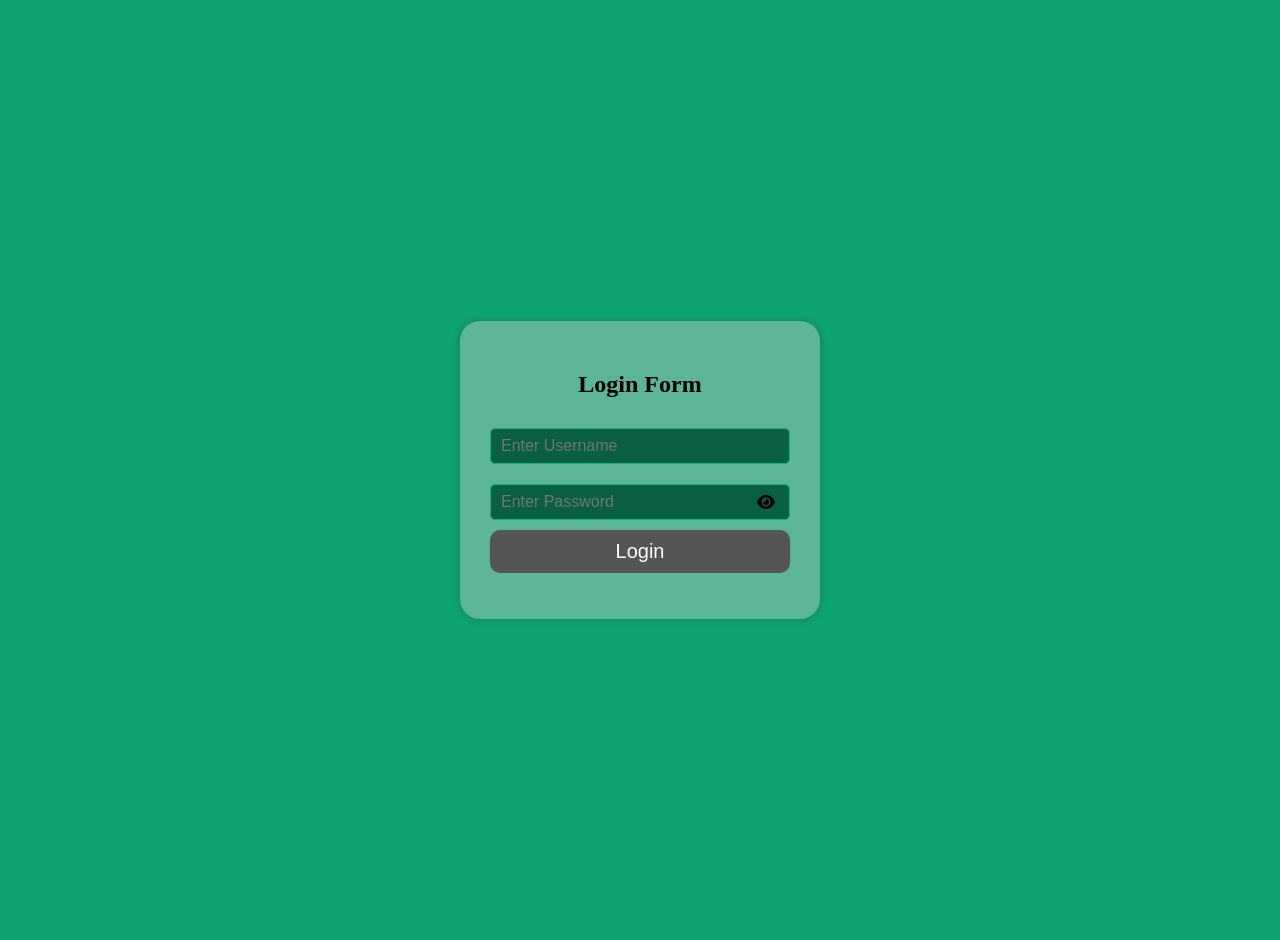
<file: login.html>
<!DOCTYPE html>
<html lang="en">

<head>
    <meta charset="UTF-8">
    <meta name="viewport" content="width=device-width, initial-scale=1.0">
    <title>Login page!</title>
    <link rel="stylesheet" href="https://cdnjs.cloudflare.com/ajax/libs/font-awesome/6.7.2/css/all.min.css">
   <style>
    body{
   background-color: #0EA372;
   margin: 0;
   padding: 20px;
   min-height: 100vh;
   display: flex;
   justify-content: center;
   align-items: center;
}


#loginbox{
    background-color: rgba(211, 208, 208, 0.4); 
    padding: 30px;
    border-radius: 10px;
    width: 100%;
    max-width: 300px;
    color: black;
    box-shadow: 0 4px 15px rgba(0, 0, 0, 0.2); 
    border-radius: 20px;
    box-shadow:0 0 10px rgba(0,0,0,.2);
    animation: slideToCenter 2s cubic-bezier(0.25, 1, 0.5, 1) forwards;
    margin: 20px;
}
@keyframes slideToCenter {
  0% {
    transform: translatey(-100vw); 
    opacity: 0;
  }
  100% {
    transform: translatey(0); 
    opacity: 1;
  }
}

#loginbox h2{
    text-align:center;
    margin-bottom:20px;
    font-size: 24px;
}

#loginbox input{
    width:100%;
    padding:8px 10px;
    margin:10px 0;
    border:1px solid #08b87d;
    border-radius:5px;
    background-color: #085f42;
    box-sizing: border-box;
    font-size: 16px;
}

#submitbtn{
    width:100%;
    padding:10px;
    background:#555;
    color:white;
    border:none;
    border-radius:10px;
    font-size: 20px;
    cursor:pointer;
}

#submitbtn:hover{
    background: #0EA372;
    transition: 0.3s;
}

.hidden{
    display:none;
}
.password-box{
    position: relative;
    width: 100%;
}

.password-box input{
    width: 100%;
    padding: 8px 40px 8px 10px;
    box-sizing: border-box;
}

.password-box i{
    position: absolute;
    right: 15px;
    top: 50%;
    transform: translateY(-50%);
    cursor: pointer;
}

.password-box i:hover{
    color: #000;
}

/* Responsive fixes */
@media screen and (max-width: 768px) {
    #loginbox {
        max-width: 350px;
        padding: 25px;
        margin: 15px;
    }
    
    #loginbox h2 {
        font-size: 22px;
    }
}

@media screen and (max-width: 480px) {
    body {
        padding: 10px;
    }
    
    #loginbox {
        max-width: 100%;
        padding: 20px;
        margin: 10px;
        border-radius: 15px;
    }
    
    #loginbox h2 {
        font-size: 20px;
        margin-bottom: 15px;
    }
    
    #loginbox input {
        padding: 10px 12px;
        font-size: 16px;
    }
    
    #submitbtn {
        font-size: 18px;
        padding: 12px;
    }
    
    .password-box input {
        padding: 10px 40px 10px 12px;
    }
    
    .password-box i {
        right: 12px;
        font-size: 18px;
    }
}

@media screen and (max-width: 360px) {
    #loginbox {
        padding: 15px;
        margin: 5px;
    }
    
    #loginbox h2 {
        font-size: 18px;
    }
    
    #loginbox input {
        padding: 8px 10px;
        font-size: 14px;
    }
    
    #submitbtn {
        font-size: 16px;
        padding: 10px;
    }
    
    .password-box input {
        padding: 8px 35px 8px 10px;
    }
    
    .password-box i {
        right: 10px;
        font-size: 16px;
    }
}

   </style>
</head>

<body>

    <div id="loginbox" id="hidden">
        <h2>Login Form</h2>

        <input type="text" id="username" placeholder="Enter Username">

        <div class="password-box">
            <input type="password" id="password" placeholder="Enter Password">
            <i class="fa-solid fa-eye" id="eye"></i>
        </div>
        <button id="submitbtn">Login</button>

        <p id="message"></p>
    </div>
    <script>
let loginbox = document.getElementById("loginbox");
let submitbtn = document.getElementById("submitbtn");
let message = document.getElementById("message");
let password = document.getElementById("password");
let eye = document.getElementById("eye");

eye.addEventListener("click", function () {
    if(password.type === "password"){
        password.type = "type";
        eye.classList.remove("fa-eye-slash");
        eye.classList.add("fa-eye");
    } else{
        password.type = "password";
        eye.classList.remove("fa-eye");
        eye.classList.add("fa-eye-slash");
    }
});
submitbtn.addEventListener("click", function () {

let username = document.getElementById("username").value;
let password = document.getElementById("password").value;
if (username === "admin" && password === "15") {
    message.style.color = "green";
    message.innerText = "LOGEDIN SUCCESSFULLY";
    alert("loged in to this page successfully");
    localStorage.setItem('username','admin');
    localStorage.setItem('password','15');
} else {
    message.style.color = "blue";
    message.innerText = "Incorrect username and password";
    alert("please enter correct username and password");
    }   
});



    </script>
</body>

</html>
</file>
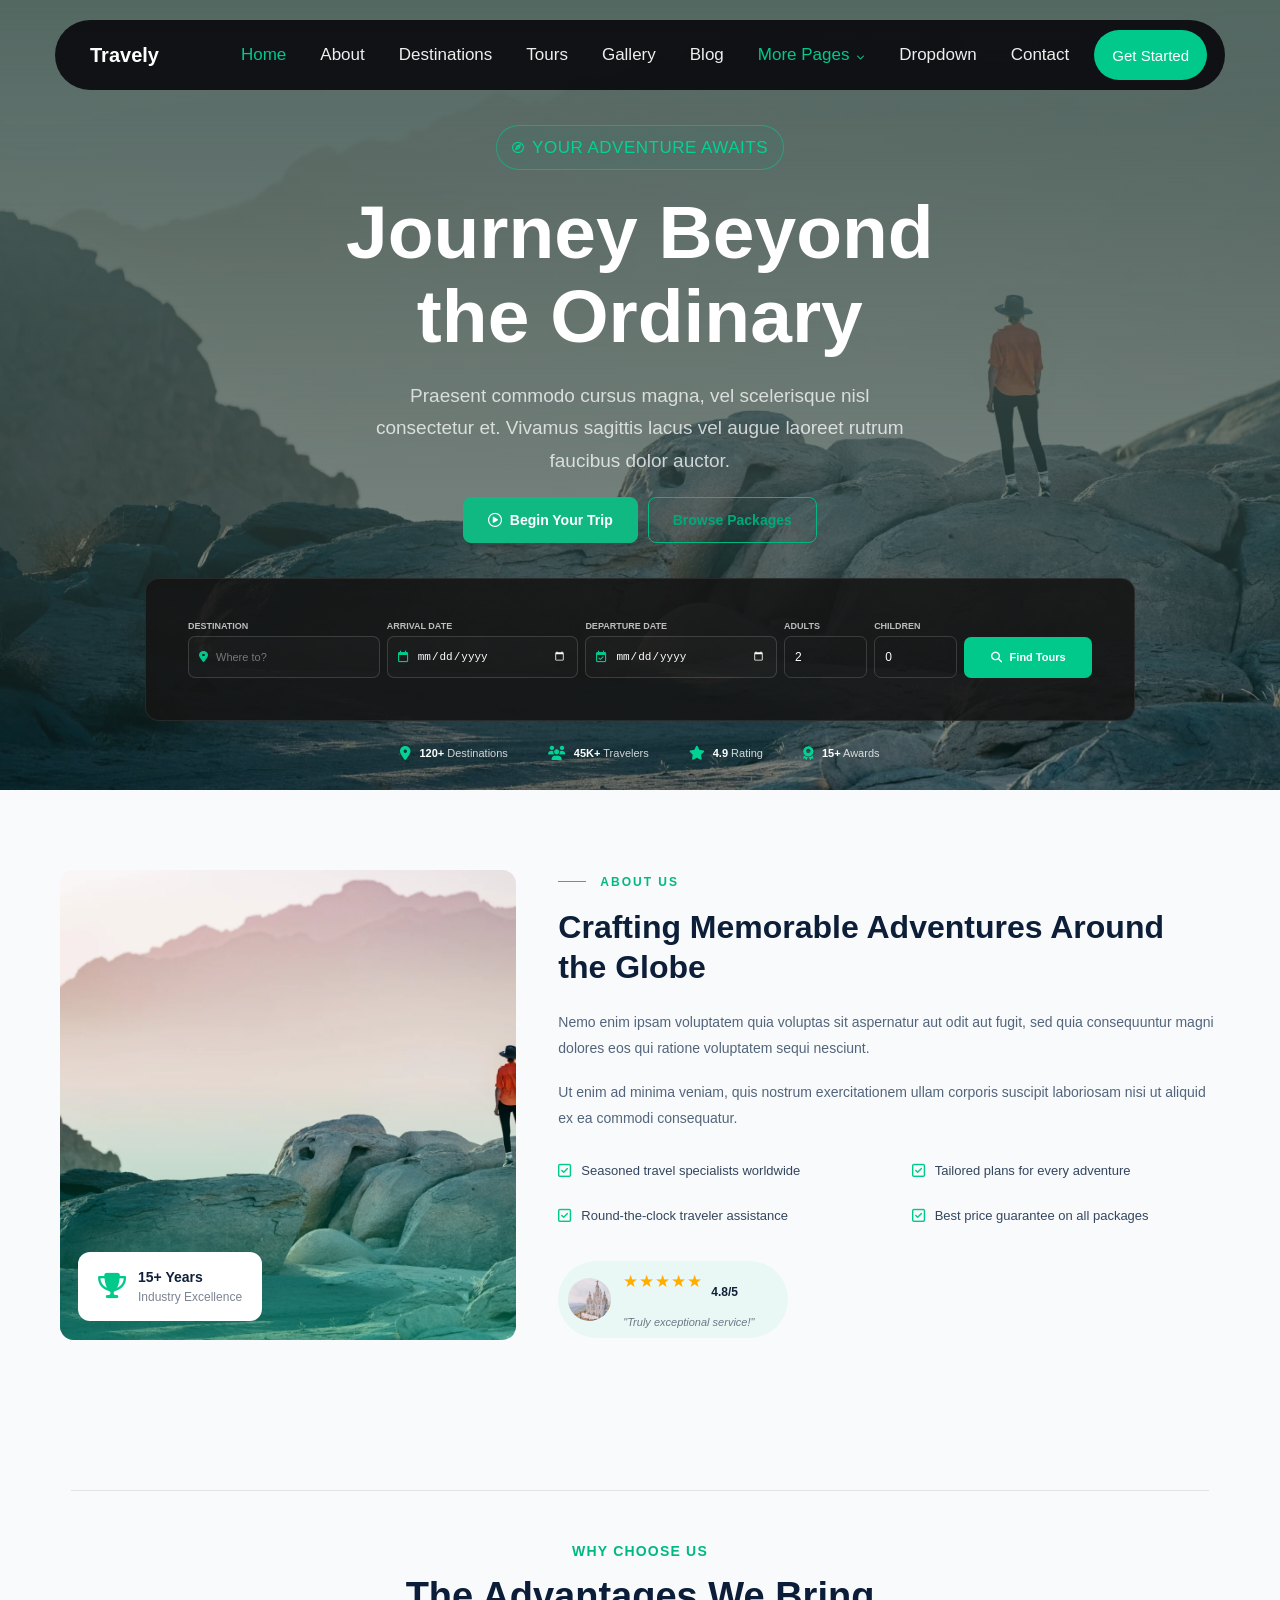
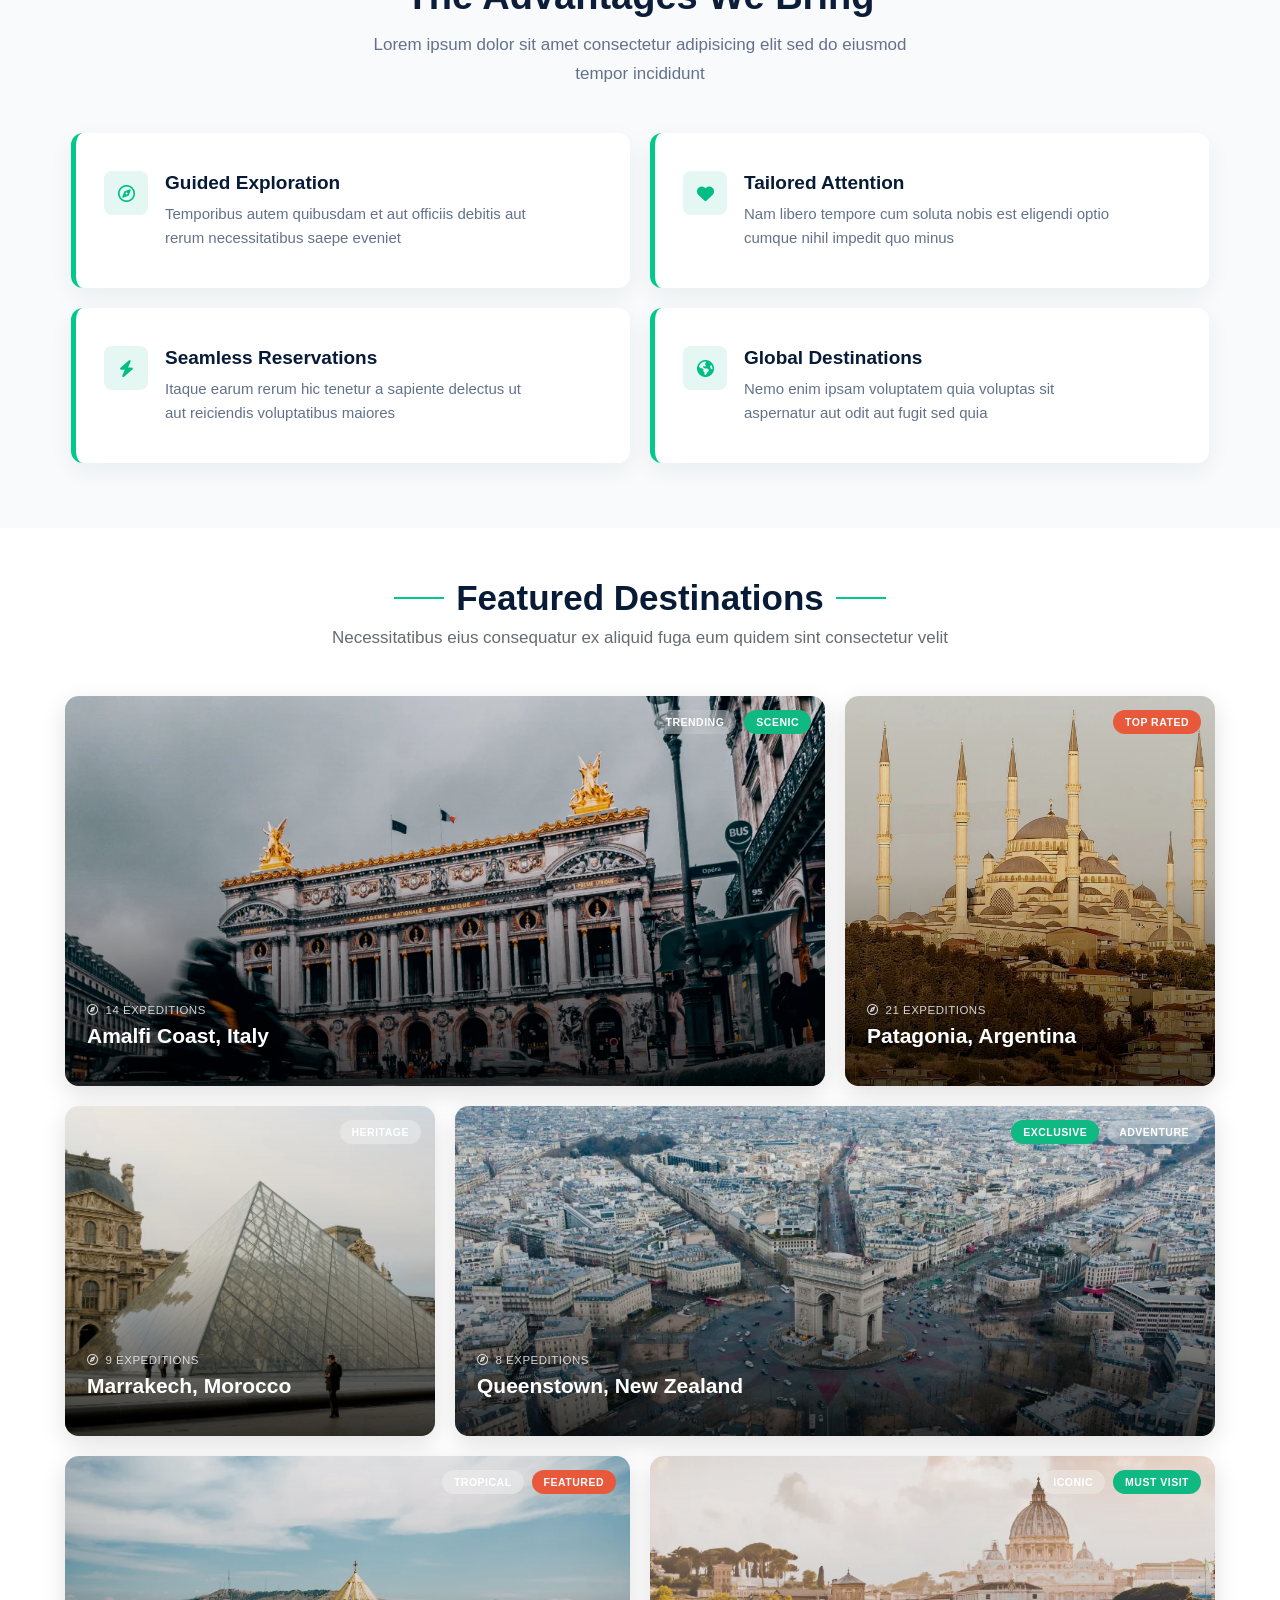
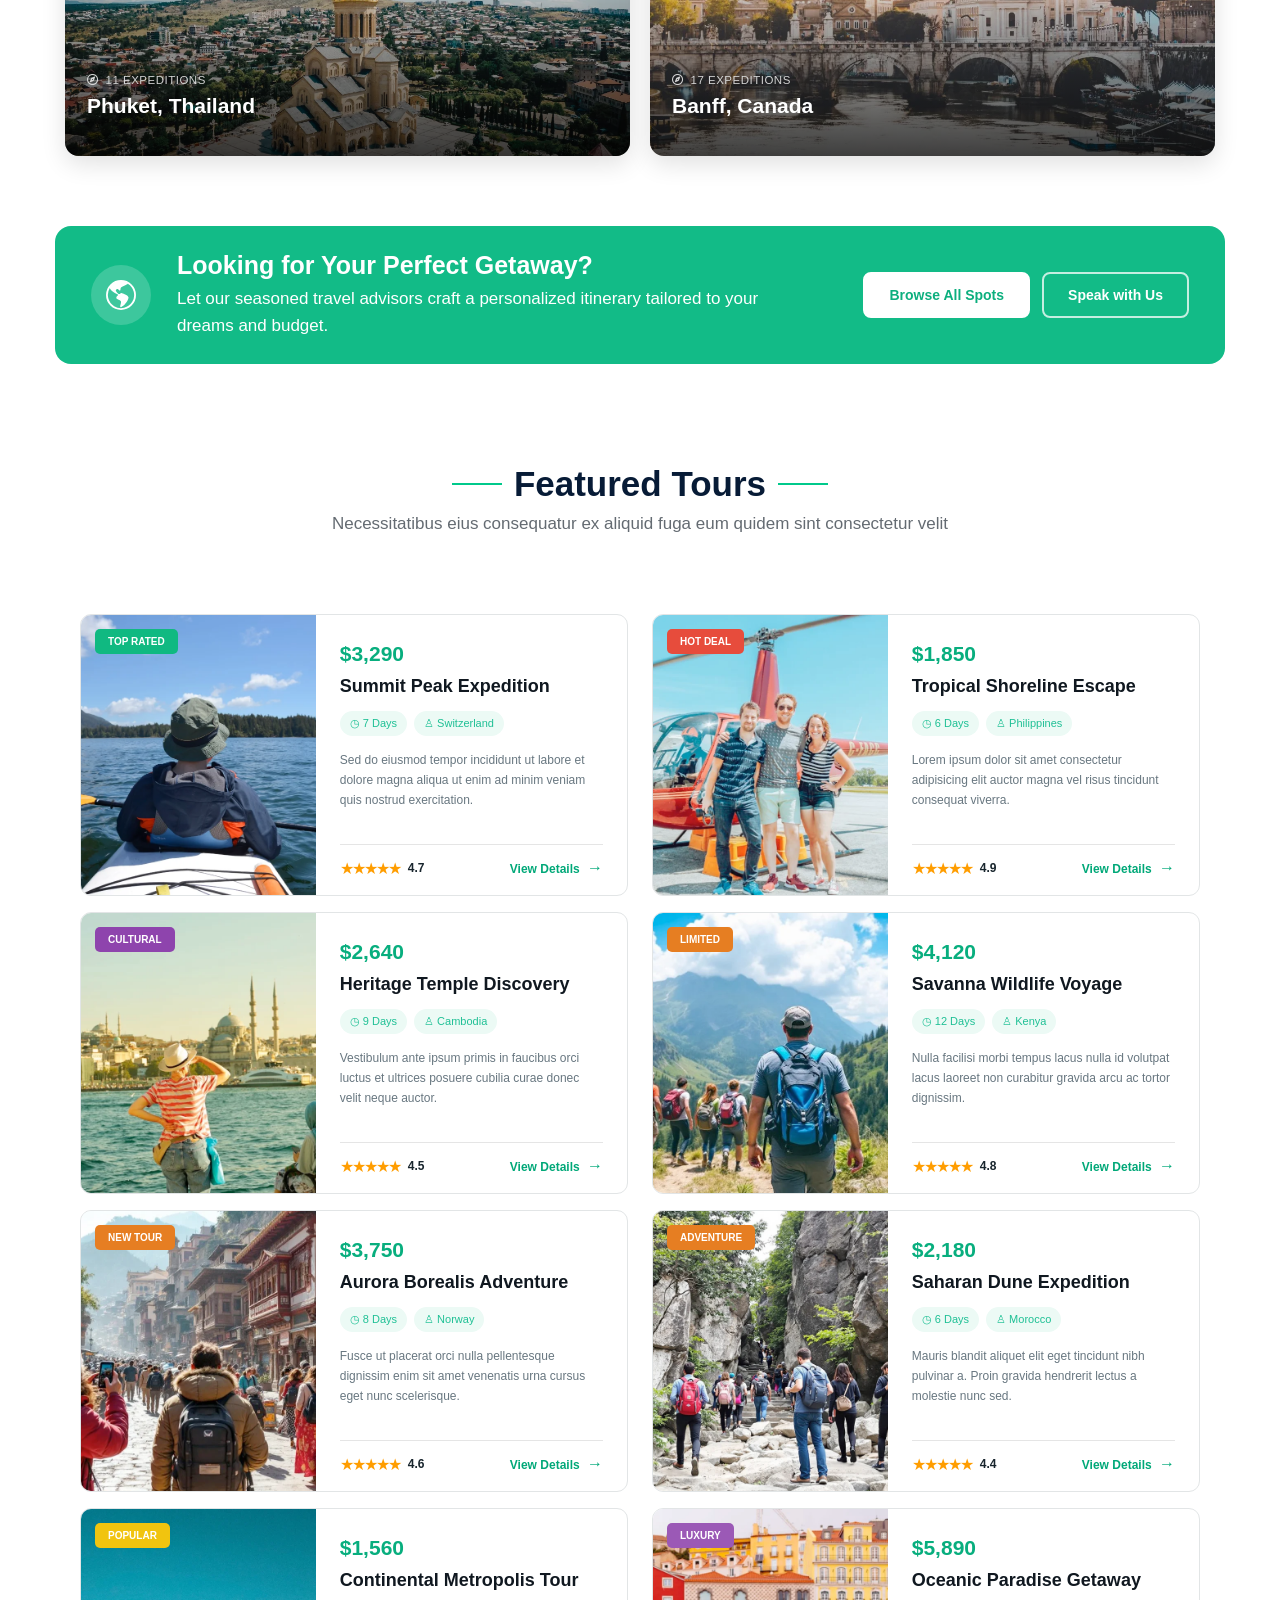
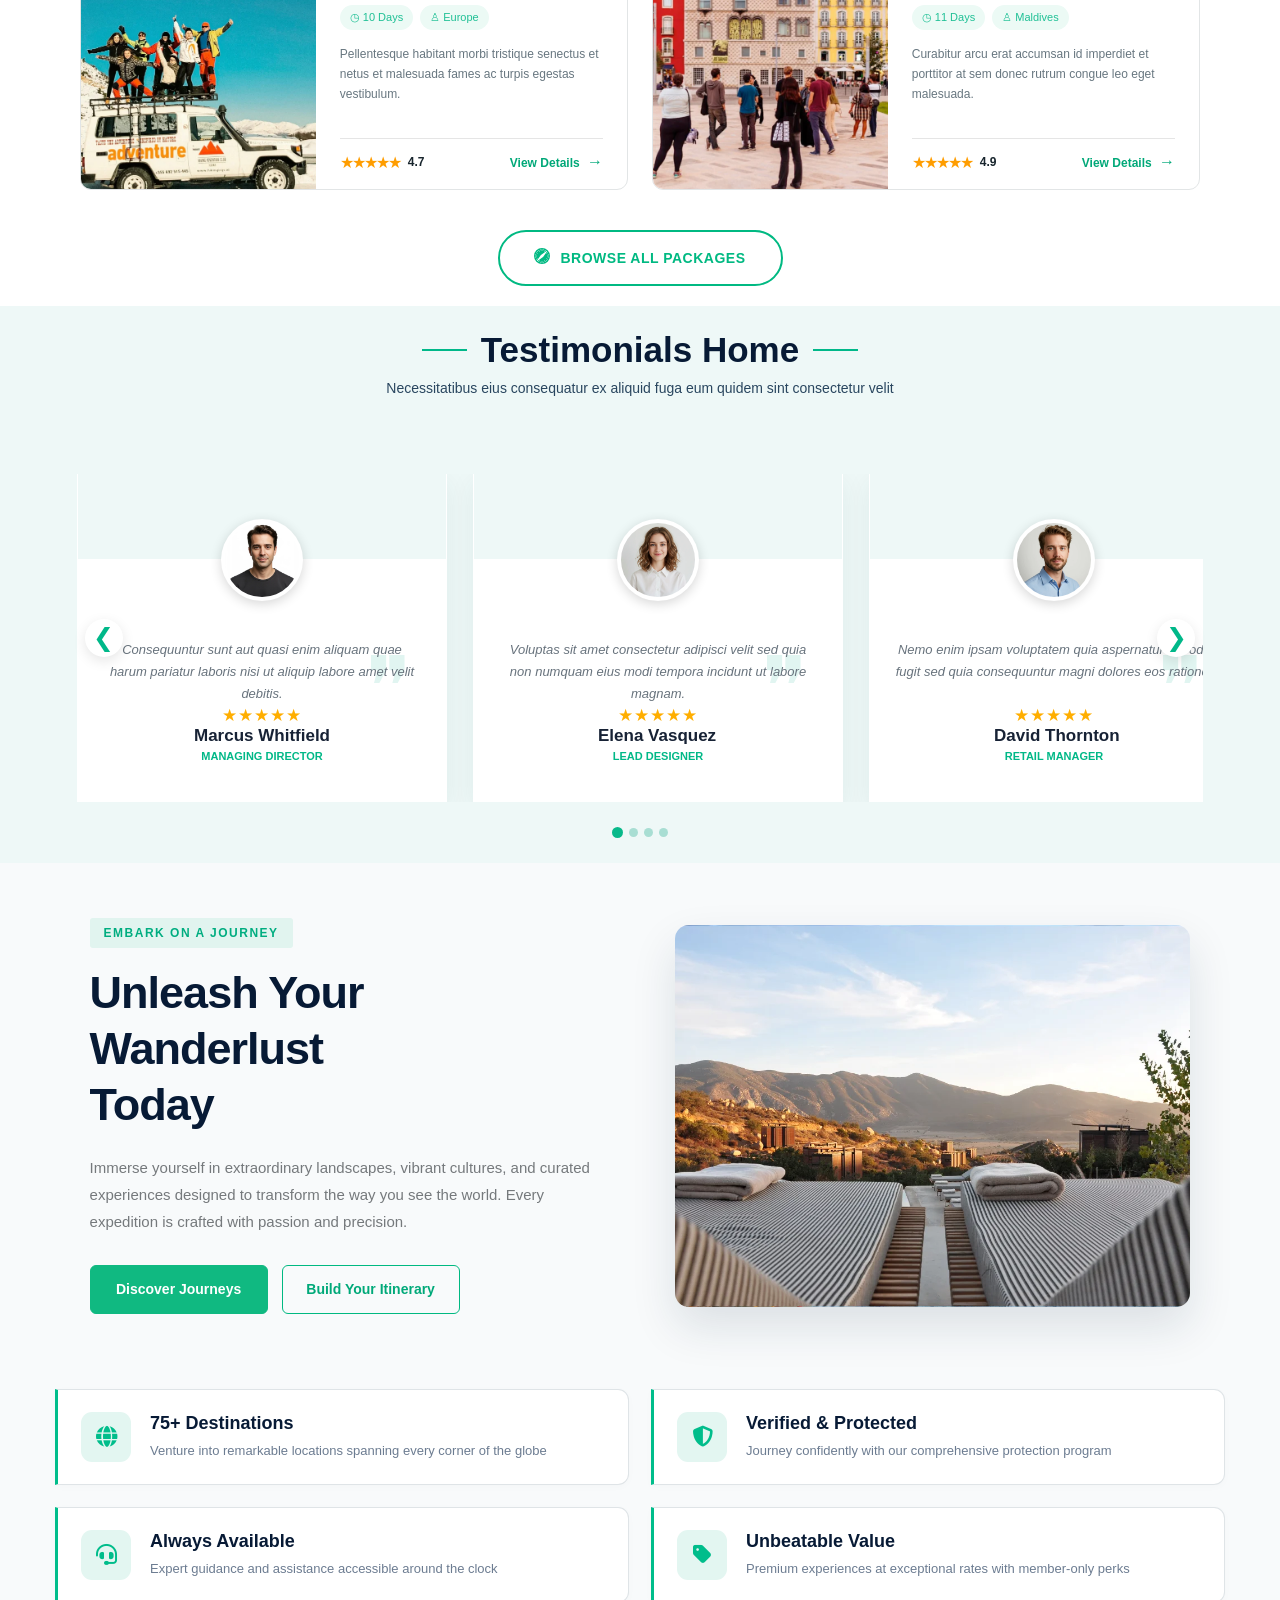
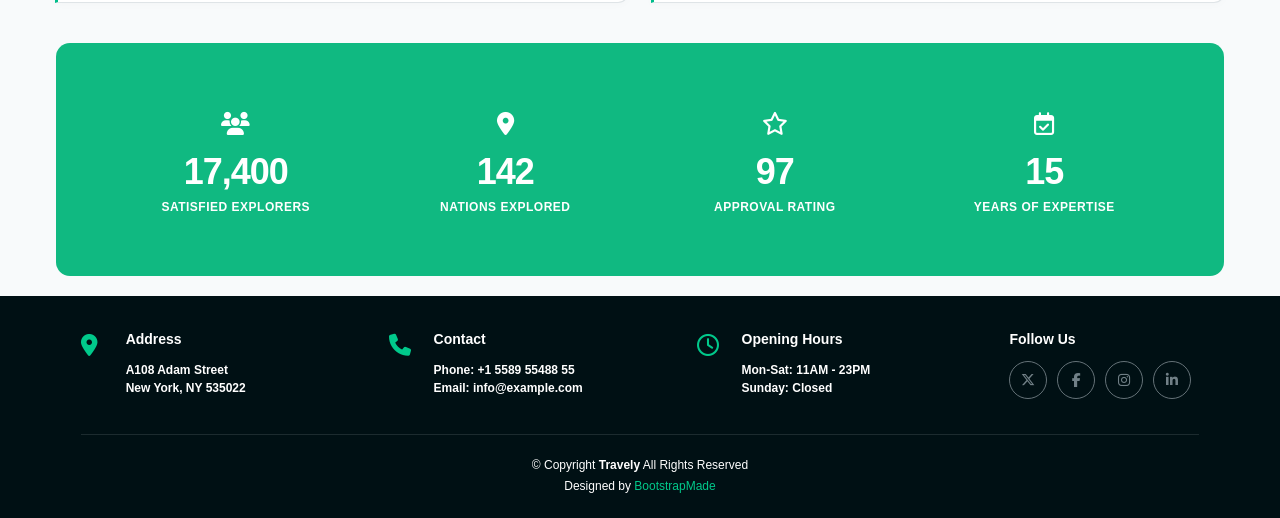
<file: travel.html>
<!DOCTYPE html>
<html lang="en">
<head>
    <meta charset="UTF-8">
    <meta name="viewport" content="width=device-width, initial-scale=1.0">

    <title>Travely</title>

    <link rel="stylesheet" href="asets/css/stylesheet.css">
    
    <!-- Icons -->
    <link rel="stylesheet"
        href="https://cdnjs.cloudflare.com/ajax/libs/font-awesome/6.5.2/css/all.min.css">
</head>

<body>

    <!-- PRE LOADER -->
<div id="preloader">

    <div class="loader-content">

        <div class="loader-circle"></div>

    </div>

</div>

<div id="website">
    <!--  HEADER  -->

    <header class="header">

        <nav class="navbar">

            <div class="logo" style="gap: 5px;">
                Travely
            </div>

            <ul class="nav-links" id="navLinks">

                <li>
                    <a href="#" class="active">Home</a>
                </li>

                <li>
                    <a href="#">About</a>
                </li>

                <li>
                    <a href="#">Destinations</a>
                </li>

                <li>
                    <a href="#">Tours</a>
                </li>

                <li>
                    <a href="#">Gallery</a>
                </li>

                <li>
                    <a href="#">Blog</a>
                </li>

                <li class="dropdown">
                    <a href="#" class="active">More Pages <i class="fa-solid fa-chevron-down"></i></a>
                
                    <ul class="dropdown-menu">

                     <li><a href="#">Destination Details</a></li>

                     <li><a href="#">Tour Details</a></li>

                     <li><a href="#">Booking</a></li>

                     <li><a href="#">Testimonials</a></li>

                     <li><a href="#">Frequently Asked Questions</a></li>

                     <li><a href="#">Blog Details</a></li>

                     <li><a href="#">Terms</a></li>

                     <li><a href="#">Privacy</a></li>

                     <li><a href="#">404</a></li>

                    </ul>
                </li>

                <li>
                    <a href="#">Dropdown</a>                
                     <ul class="dropdown-menu">
    
           
                    </ul>

                
                </li>

                <li>
                    <a href="#">Contact</a>
                </li>

            </ul>

            <a href="login.html"><button class="get-started">
                Get Started
            </button></a>

            <!-- Mobile Menu -->
            <div class="menu-btn" id="menuBtn">
                <i class="fa-solid fa-bars"></i>
            </div>

        </nav>

    </header>


    <!--HERO-->

    <section class="hero">

        <div class="hero-overlay"></div>

        <div class="hero-content">

            <!-- Small Badge -->

            <div class="hero-badge">
                <i class="fa-regular fa-compass"></i>
                YOUR ADVENTURE AWAITS
            </div>


            <!-- Heading -->

            <h1>
                Journey Beyond<br>
                the Ordinary
            </h1>


            <!-- Description -->

            <p>
                Praesent commodo cursus magna, vel scelerisque nisl
                consectetur et. Vivamus sagittis lacus vel augue laoreet rutrum
                faucibus dolor auctor.
            </p>


            <!-- Buttons -->

            <div class="hero-buttons">

                <a href="#" class="btn primary-btn">
                    <i class="fa-regular fa-circle-play"></i>
                    Begin Your Trip
                </a>

                <a href="#" class="btn secondary-btn">
                    Browse Packages
                </a>

            </div>

        </div>


        <!-- ================= SEARCH BOX ================= -->

        <div class="search-box">

            <!-- Destination -->

            <div class="input-group">

                <label>DESTINATION</label>

                <div class="input-field">

                    <i class="fa-solid fa-location-dot"></i>

                    <input
                        type="text"
                        placeholder="Where to?"
                    >

                </div>

            </div>


            <!-- Arrival -->

            <div class="input-group">

                <label>ARRIVAL DATE</label>

                <div class="input-field">

                    <i class="fa-regular fa-calendar"></i>

                    <input
                        type="date"
                    >

                </div>

            </div>


            <!-- Departure -->

            <div class="input-group">

                <label>DEPARTURE DATE</label>

                <div class="input-field">

                    <i class="fa-regular fa-calendar-check"></i>

                    <input
                        type="date"
                    >

                </div>

            </div>


            <!-- Adults -->

            <div class="small-input">

                <label>ADULTS</label>

                <input
                    type="number"
                    value="2"
                    min="1"
                >

            </div>


            <!-- Children -->

            <div class="small-input">

                <label>CHILDREN</label>

                <input
                    type="number"
                    value="0"
                    min="0"
                >

            </div>


            <!-- Search Button -->

            <button class="find-btn">

                <i class="fa-solid fa-magnifying-glass"></i>

                Find Tours

            </button>

        </div>


        <!-- ================= STATS ================= -->

        <div class="stats">

            <div class="stat">

                <i class="fa-solid fa-location-dot"></i>

                <span>
                    <strong>120+</strong> Destinations
                </span>

            </div>


            <div class="stat">

                <i class="fa-solid fa-users"></i>

                <span>
                    <strong>45K+</strong> Travelers
                </span>

            </div>


            <div class="stat">

                <i class="fa-solid fa-star"></i>

                <span>
                    <strong>4.9</strong> Rating
                </span>

            </div>


            <div class="stat">

                <i class="fa-solid fa-award"></i>

                <span>
                    <strong>15+</strong> Awards
                </span>

            </div>

        </div>

    </section>
<!-- about section -->
    <section class="about-section">

    <div class="about-container">

        <!-- LEFT IMAGE -->
        <div class="about-image">

            <img src="asets/images/10001.webp" alt="Travel Adventure">

            <div class="experience-card">

                <i class="fa-solid fa-trophy"></i>

                <div>
                    <strong>15+ Years</strong>
                    <span>Industry Excellence</span>
                </div>

            </div>

        </div>


        <!-- RIGHT CONTENT -->
        <div class="about-content">

            <div class="section-title">
                <span></span>
                <p>ABOUT US</p>
            </div>

            <h2>
                Crafting Memorable Adventures Around the Globe
            </h2>

            <p class="about-text">
                Nemo enim ipsam voluptatem quia voluptas sit aspernatur aut
                odit aut fugit, sed quia consequuntur magni dolores eos qui
                ratione voluptatem sequi nesciunt.
            </p>

            <p class="about-text">
                Ut enim ad minima veniam, quis nostrum exercitationem ullam
                corporis suscipit laboriosam nisi ut aliquid ex ea commodi
                consequatur.
            </p>


            <!-- FEATURES -->

            <div class="features">

                <div class="feature">
                    <i class="fa-regular fa-square-check"></i>
                    <span>Seasoned travel specialists worldwide</span>
                </div>

                <div class="feature">
                    <i class="fa-regular fa-square-check"></i>
                    <span>Tailored plans for every adventure</span>
                </div>

                <div class="feature">
                    <i class="fa-regular fa-square-check"></i>
                    <span>Round-the-clock traveler assistance</span>
                </div>

                <div class="feature">
                    <i class="fa-regular fa-square-check"></i>
                    <span>Best price guarantee on all packages</span>
                </div>

            </div>


            <!-- REVIEW -->

            <div class="review-card">

                <div class="review-img">
                    <img src="asets/images/10002.webp" alt="Traveler">
                </div>

                <div class="review-content">

                    <div class="review-top">

                        <div class="stars">
                            ★★★★★
                        </div>

                        <strong>4.8/5</strong>

                    </div>

                    <p>
                        "Truly exceptional service!"
                    </p>

                </div>

            </div>

        </div>

    </div>

</section>



<!-- why choose us -->
 <section class="why-choose">

    <div class="why-container">

        <!-- SECTION HEADING -->

        <div class="why-heading">

            <span>WHY CHOOSE US</span>

            <h2>The Advantages We Bring</h2>

            <p>
                Lorem ipsum dolor sit amet consectetur adipisicing elit sed do eiusmod
                <br>
                tempor incididunt
            </p>

        </div>


        <!-- CARDS -->

        <div class="advantages-grid">

            <!-- CARD 1 -->

            <div class="advantage-card">

                <div class="advantage-icon">
                    <i class="fa-regular fa-compass"></i>
                </div>

                <div class="advantage-content">

                    <h3>Guided Exploration</h3>

                    <p>
                        Temporibus autem quibusdam et aut officiis debitis aut rerum
                        necessitatibus saepe eveniet
                    </p>

                </div>

            </div>


            <!-- CARD 2 -->

            <div class="advantage-card">

                <div class="advantage-icon">
                    <i class="fa-solid fa-heart"></i>
                </div>

                <div class="advantage-content">

                    <h3>Tailored Attention</h3>

                    <p>
                        Nam libero tempore cum soluta nobis est eligendi optio cumque nihil
                        impedit quo minus
                    </p>

                </div>

            </div>


            <!-- CARD 3 -->

            <div class="advantage-card">

                <div class="advantage-icon">
                    <i class="fa-solid fa-bolt"></i>
                </div>

                <div class="advantage-content">

                    <h3>Seamless Reservations</h3>

                    <p>
                        Itaque earum rerum hic tenetur a sapiente delectus ut aut
                        reiciendis voluptatibus maiores
                    </p>

                </div>

            </div>


            <!-- CARD 4 -->

            <div class="advantage-card">

                <div class="advantage-icon">
                    <i class="fa-solid fa-earth-americas"></i>
                </div>

                <div class="advantage-content">

                    <h3>Global Destinations</h3>

                    <p>
                        Nemo enim ipsam voluptatem quia voluptas sit aspernatur aut odit
                        aut fugit sed quia
                    </p>

                </div>

            </div>

        </div>

    </div>

</section>
<!-- why choose us end -->

<!-- Featured Destinations -->
 <section class="destinations-wrap">
        
        <div class="section-heading">
        <h2><span></span> Featured Destinations <span></span></h2>
        <p>Necessitatibus eius consequatur ex aliquid fuga eum quidem sint consectetur velit</p>
        </div> 

    <div class="dest-grid">
           
        <!-- Card 1 -->
        <a href="#" class="dest-card card-1" style="grid-column: span 4;">
            <img src="asets/images/10003.webp" alt="Amalfi Coast, Italy">
            <div class="badges">
                <span class="badge dark">Trending</span>
                <span class="badge green">Scenic</span>
            </div>
            <div class="card-content">
                <p class="expeditions"><i class="fa-regular fa-compass"></i> 14 Expeditions</p>
                <h3>Amalfi Coast, Italy</h3>
                <p class="desc">Wander along dramatic coastal cliffs adorned with colorful villages and the sparkling Mediterranean below.</p>
                <span class="discover">Discover More <i class="fa-solid fa-arrow-right"></i></span>
            </div>
        </a>
 
        <!-- Card 2 -->
        <a href="#" class="dest-card card-2" style="grid-column: span 2;">
            <img src="asets/images/10004.webp" alt="Patagonia, Argentina">
            <div class="badges">
                <span class="badge red">Top Rated</span>
            </div>
            <div class="card-content">
                <p class="expeditions"><i class="fa-regular fa-compass"></i> 21 Expeditions</p>
                <h3>Patagonia, Argentina</h3>
                <p class="desc">Trek past glacial peaks and turquoise lakes through one of the last great untamed wildernesses on earth.</p>
                <span class="discover">Discover More <i class="fa-solid fa-arrow-right"></i></span>
            </div>
        </a>
 
        <!-- Card 3 -->
        <a href="#" class="dest-card card-3">
            <img src="asets/images/10005.webp"Marrakech,Morocco>
            <div class="badges">
                <span class="badge dark">Heritage</span>
            </div>
            <div class="card-content">
                <p class="expeditions"><i class="fa-regular fa-compass"></i> 9 Expeditions</p>
                <h3>Marrakech, Morocco</h3>
                <p class="desc">Get lost in vibrant souks and ancient medinas, where every alley tells a story centuries in the making.</p>
                <span class="discover">Discover More <i class="fa-solid fa-arrow-right"></i></span>
            </div>
        </a>
 
        <!-- Card 4 -->
        <a href="#" class="dest-card card-4">
            <img src="asets/images/10006.webp" alt="Queenstown, New Zealand">
            <div class="badges">
                <span class="badge green">Exclusive</span>
                <span class="badge dark">Adventure</span>
            </div>
            <div class="card-content">
                <p class="expeditions"><i class="fa-regular fa-compass"></i> 8 Expeditions</p>
                <h3>Queenstown, New Zealand</h3>
                <p class="desc">The adventure capital of the world — bungee jump, jet boat, and hike through alpine scenery unmatched anywhere.</p>
                <span class="discover">Discover More <i class="fa-solid fa-arrow-right"></i></span>
            </div>
        </a>
 
        <!-- Card 5 -->
        <a href="#" class="dest-card card-5">
            <img src="asets/images/10007.webp" alt="Phuket, Thailand">
            <div class="badges">
                <span class="badge dark">Tropical</span>
                <span class="badge red">Featured</span>
            </div>
            <div class="card-content">
                <p class="expeditions"><i class="fa-regular fa-compass"></i> 11 Expeditions</p>
                <h3>Phuket, Thailand</h3>
                <p class="desc">Crystal waters, limestone cliffs, and golden beaches make this island paradise endlessly photogenic.</p>
                <span class="discover">Discover More <i class="fa-solid fa-arrow-right"></i></span>
            </div>
        </a>
 
        <!-- Card 6 -->
        <a href="#" class="dest-card card-6">
            <img src="asets/images/10008.webp" alt="Banff, Canada">
            <div class="badges">
                <span class="badge dark">Iconic</span>
                <span class="badge green">Must Visit</span>
            </div>
            <div class="card-content">
                <p class="expeditions"><i class="fa-regular fa-compass"></i> 17 Expeditions</p>
                <h3>Banff, Canada</h3>
                <p class="desc">Turquoise lakes framed by snow-capped peaks — the Canadian Rockies at their most breathtaking.</p>
                <span class="discover">Discover More <i class="fa-solid fa-arrow-right"></i></span>
            </div>
        </a>
 
    </div>
 
</section>
<!-- Featured Destinations end -->

<!-- banner -->
 <section class="travel-banner">
    <div class="travel-icon">
        <svg xmlns="http://www.w3.org/2000/svg" width="30" height="30" fill="currentColor" class="bi bi-globe-americas" viewBox="0 0 16 16">
  <path d="M8 0a8 8 0 1 0 0 16A8 8 0 0 0 8 0M2.04 4.326c.325 1.329 2.532 2.54 3.717 3.19.48.263.793.434.743.484q-.121.12-.242.234c-.416.396-.787.749-.758 1.266.035.634.618.824 1.214 1.017.577.188 1.168.38 1.286.983.082.417-.075.988-.22 1.52-.215.782-.406 1.48.22 1.48 1.5-.5 3.798-3.186 4-5 .138-1.243-2-2-3.5-2.5-.478-.16-.755.081-.99.284-.172.15-.322.279-.51.216-.445-.148-2.5-2-1.5-2.5.78-.39.952-.171 1.227.182.078.099.163.208.273.318.609.304.662-.132.723-.633.039-.322.081-.671.277-.867.434-.434 1.265-.791 2.028-1.12.712-.306 1.365-.587 1.579-.88A7 7 0 1 1 2.04 4.327Z"/>
</svg>
    </div>

    <div class="travel-content">
        <h2>Looking for Your Perfect Getaway?</h2>
        <p>
            Let our seasoned travel advisors craft a personalized itinerary
            tailored to your dreams and budget.
        </p>
    </div>

    <div class="travel-buttons">
        <a href="#" class="btn browse-btn">Browse All Spots</a>
        <a href="#" class="btn speak-btn">Speak with Us</a>
    </div>
</section>

<!-- banner end -->

<!-- Featured Tours -->
        <div class="Tours">
        <h2><span></span> Featured Tours <span></span></h2>
        <p>Necessitatibus eius consequatur ex aliquid fuga eum quidem sint consectetur velit</p>
        </div> 

<section class="tour-section">

    <!-- Card 1 -->
    <div class="tour-card" id="left">
        <div class="tour-image">
            <img src="asets/images/10009.webp" alt="Summit Peak Expedition">
            <span class="tour-badge green">TOP RATED</span>
        </div>

        <div class="tour-content">
            <h3 class="price">$3,290</h3>
            <h2>Summit Peak Expedition</h2>

            <div class="tour-info">
                <span>◷ 7 Days</span>
                <span>♙ Switzerland</span>
            </div>

            <p>
                Sed do eiusmod tempor incididunt ut labore et dolore magna
                aliqua ut enim ad minim veniam quis nostrud exercitation.
            </p>

            <div class="tour-bottom">
                <div class="rating">
                    <span>★★★★★</span>
                    <b>4.7</b>
                </div>

                <a href="#">View Details <b>→</b></a>
            </div>
        </div>
    </div>


    <!-- Card 2 -->
    <div class="tour-card" id="right">
        <div class="tour-image">
            <img src="asets/images/100010.webp" alt="Tropical Shoreline Escape">
            <span class="tour-badge red">HOT DEAL</span>
        </div>

        <div class="tour-content">
            <h3 class="price">$1,850</h3>
            <h2>Tropical Shoreline Escape</h2>

            <div class="tour-info">
                <span>◷ 6 Days</span>
                <span>♙ Philippines</span>
            </div>

            <p>
                Lorem ipsum dolor sit amet consectetur adipisicing elit
                auctor magna vel risus tincidunt consequat viverra.
            </p>

            <div class="tour-bottom">
                <div class="rating">
                    <span>★★★★★</span>
                    <b>4.9</b>
                </div>

                <a href="#">View Details <b>→</b></a>
            </div>
        </div>
    </div>


    <!-- Card 3 -->
    <div class="tour-card" id="left">
        <div class="tour-image">
            <img src="asets/images/100011.webp" alt="Heritage Temple Discovery">
            <span class="tour-badge purple">CULTURAL</span>
        </div>

        <div class="tour-content">
            <h3 class="price">$2,640</h3>
            <h2>Heritage Temple Discovery</h2>

            <div class="tour-info">
                <span>◷ 9 Days</span>
                <span>♙ Cambodia</span>
            </div>

            <p>
                Vestibulum ante ipsum primis in faucibus orci luctus et
                ultrices posuere cubilia curae donec velit neque auctor.
            </p>

            <div class="tour-bottom">
                <div class="rating">
                    <span>★★★★★</span>
                    <b>4.5</b>
                </div>

                <a href="#">View Details <b>→</b></a>
            </div>
        </div>
    </div>


    <!-- Card 4 -->
    <div class="tour-card" id="right">
        <div class="tour-image">
            <img src="asets/images/100012.webp" alt="Savanna Wildlife Voyage">
            <span class="tour-badge orange">LIMITED</span>
        </div>

        <div class="tour-content">
            <h3 class="price">$4,120</h3>
            <h2>Savanna Wildlife Voyage</h2>

            <div class="tour-info">
                <span>◷ 12 Days</span>
                <span>♙ Kenya</span>
            </div>

            <p>
                Nulla facilisi morbi tempus lacus nulla id volutpat lacus
                laoreet non curabitur gravida arcu ac tortor dignissim.
            </p>

            <div class="tour-bottom">
                <div class="rating">
                    <span>★★★★★</span>
                    <b>4.8</b>
                </div>

                <a href="#">View Details <b>→</b></a>
            </div>
        </div>
    </div>


    <!-- Card 5 -->
    <div class="tour-card" id="left">
        <div class="tour-image">
            <img src="asets/images/100013.webp" alt="Aurora Borealis Adventure">
            <span class="tour-badge cyan">NEW TOUR</span>
        </div>

        <div class="tour-content">
            <h3 class="price">$3,750</h3>
            <h2>Aurora Borealis Adventure</h2>

            <div class="tour-info">
                <span>◷ 8 Days</span>
                <span>♙ Norway</span>
            </div>

            <p>
                Fusce ut placerat orci nulla pellentesque dignissim enim
                sit amet venenatis urna cursus eget nunc scelerisque.
            </p>

            <div class="tour-bottom">
                <div class="rating">
                    <span>★★★★★</span>
                    <b>4.6</b>
                </div>

                <a href="#">View Details <b>→</b></a>
            </div>
        </div>
    </div>


    <!-- Card 6 -->
    <div class="tour-card" id="right">
        <div class="tour-image">
            <img src="asets/images/100014.webp" alt="Saharan Dune Expedition">
            <span class="tour-badge dark-orange">ADVENTURE</span>
        </div>

        <div class="tour-content">
            <h3 class="price">$2,180</h3>
            <h2>Saharan Dune Expedition</h2>

            <div class="tour-info">
                <span>◷ 6 Days</span>
                <span>♙ Morocco</span>
            </div>

            <p>
                Mauris blandit aliquet elit eget tincidunt nibh pulvinar a.
                Proin gravida hendrerit lectus a molestie nunc sed.
            </p>

            <div class="tour-bottom">
                <div class="rating">
                    <span>★★★★★</span>
                    <b>4.4</b>
                </div>

                <a href="#">View Details <b>→</b></a>
            </div>
        </div>
    </div>


    <!-- Card 7 -->
    <div class="tour-card" id="left">
        <div class="tour-image">
            <img src="asets/images/100015.webp" alt="Continental Metropolis Tour">
            <span class="tour-badge yellow">POPULAR</span>
        </div>

        <div class="tour-content">
            <h3 class="price">$1,560</h3>
            <h2>Continental Metropolis Tour</h2>

            <div class="tour-info">
                <span>◷ 10 Days</span>
                <span>♙ Europe</span>
            </div>

            <p>
                Pellentesque habitant morbi tristique senectus et netus
                et malesuada fames ac turpis egestas vestibulum.
            </p>

            <div class="tour-bottom">
                <div class="rating">
                    <span>★★★★★</span>
                    <b>4.7</b>
                </div>

                <a href="#">View Details <b>→</b></a>
            </div>
        </div>
    </div>


    <!-- Card 8 -->
    <div class="tour-card" id="right">
        <div class="tour-image">
            <img src="asets/images/100016.webp" alt="Oceanic Paradise Getaway">
            <span class="tour-badge pink">LUXURY</span>
        </div>

        <div class="tour-content">
            <h3 class="price">$5,890</h3>
            <h2>Oceanic Paradise Getaway</h2>

            <div class="tour-info">
                <span>◷ 11 Days</span>
                <span>♙ Maldives</span>
            </div>

            <p>
                Curabitur arcu erat accumsan id imperdiet et porttitor at
                sem donec rutrum congue leo eget malesuada.
            </p>

            <div class="tour-bottom">
                <div class="rating">
                    <span>★★★★★</span>
                    <b>4.9</b>
                </div>

                <a href="#">View Details <b>→</b></a>
            </div>
        </div>
    </div>
     
</section>
   <!-- btn  -->
    <div class="packages-btn-wrapper">
    <a href="#" class="packages-btn">
        <span><svg xmlns="http://www.w3.org/2000/svg" width="16" height="16" fill="currentColor" class="bi bi-browser-safari" viewBox="0 0 16 16">
  <path d="M8 16A8 8 0 1 0 8 0a8 8 0 0 0 0 16m.25-14.75v1.5a.25.25 0 0 1-.5 0v-1.5a.25.25 0 0 1 .5 0m0 12v1.5a.25.25 0 1 1-.5 0v-1.5a.25.25 0 1 1 .5 0M4.5 1.938a.25.25 0 0 1 .342.091l.75 1.3a.25.25 0 0 1-.434.25l-.75-1.3a.25.25 0 0 1 .092-.341m6 10.392a.25.25 0 0 1 .341.092l.75 1.299a.25.25 0 1 1-.432.25l-.75-1.3a.25.25 0 0 1 .091-.34ZM2.28 4.408l1.298.75a.25.25 0 0 1-.25.434l-1.299-.75a.25.25 0 0 1 .25-.434Zm10.392 6 1.299.75a.25.25 0 1 1-.25.434l-1.3-.75a.25.25 0 0 1 .25-.434ZM1 8a.25.25 0 0 1 .25-.25h1.5a.25.25 0 0 1 0 .5h-1.5A.25.25 0 0 1 1 8m12 0a.25.25 0 0 1 .25-.25h1.5a.25.25 0 1 1 0 .5h-1.5A.25.25 0 0 1 13 8M2.03 11.159l1.298-.75a.25.25 0 0 1 .25.432l-1.299.75a.25.25 0 0 1-.25-.432Zm10.392-6 1.299-.75a.25.25 0 1 1 .25.433l-1.3.75a.25.25 0 0 1-.25-.434ZM4.5 14.061a.25.25 0 0 1-.092-.341l.75-1.3a.25.25 0 0 1 .434.25l-.75 1.3a.25.25 0 0 1-.342.091m6-10.392a.25.25 0 0 1-.091-.342l.75-1.299a.25.25 0 1 1 .432.25l-.75 1.3a.25.25 0 0 1-.341.09ZM6.494 1.415l.13.483a.25.25 0 1 1-.483.13l-.13-.483a.25.25 0 0 1 .483-.13M9.86 13.972l.13.483a.25.25 0 1 1-.483.13l-.13-.483a.25.25 0 0 1 .483-.13M3.05 3.05a.25.25 0 0 1 .354 0l.353.354a.25.25 0 0 1-.353.353l-.354-.353a.25.25 0 0 1 0-.354m9.193 9.193a.25.25 0 0 1 .353 0l.354.353a.25.25 0 1 1-.354.354l-.353-.354a.25.25 0 0 1 0-.353M1.545 6.01l.483.13a.25.25 0 1 1-.13.483l-.483-.13a.25.25 0 1 1 .13-.482Zm12.557 3.365.483.13a.25.25 0 1 1-.13.483l-.483-.13a.25.25 0 1 1 .13-.483m-12.863.436a.25.25 0 0 1 .176-.306l.483-.13a.25.25 0 1 1 .13.483l-.483.13a.25.25 0 0 1-.306-.177m12.557-3.365a.25.25 0 0 1 .176-.306l.483-.13a.25.25 0 1 1 .13.483l-.483.13a.25.25 0 0 1-.306-.177M3.045 12.944a.3.3 0 0 1-.029-.376l3.898-5.592a.3.3 0 0 1 .062-.062l5.602-3.884a.278.278 0 0 1 .392.392L9.086 9.024a.3.3 0 0 1-.062.062l-5.592 3.898a.3.3 0 0 1-.382-.034zm3.143 1.817a.25.25 0 0 1-.176-.306l.129-.483a.25.25 0 0 1 .483.13l-.13.483a.25.25 0 0 1-.306.176M9.553 2.204a.25.25 0 0 1-.177-.306l.13-.483a.25.25 0 1 1 .483.13l-.13.483a.25.25 0 0 1-.306.176"/>
</svg></span>
        BROWSE ALL PACKAGES
    </a>
</div>
    <!-- btn end -->
<!-- Featured Tours end  -->


<!-- slider -->

    <section class="testimonials">

        <div class="testimonial-heading">

            <h2>
                <span></span>

                Testimonials Home

                <span></span>
            </h2>

            <p>
                Necessitatibus eius consequatur ex aliquid fuga eum quidem sint consectetur velit
            </p>

        </div>


        <div class="testimonial-slider">

            <button
                type="button"
                class="slider-arrow prev-btn"
                id="prevBtn">

                &#10094;

            </button>

            <div class="cards-window">

                <div
                    class="cards-track"
                    id="cardsTrack">


                    <!-- ================= CARD 1 ================= -->

                    <div class="testimonial-card">
                      <div class="same"></div>
                        <div class="person-image">

                            <img
                                src="asets/images/100019.webp"
                                alt="Marcus Whitfield">

                        </div>


                        <p class="review">

                            Consequuntur sunt aut quasi enim aliquam quae harum
                            pariatur laboris nisi ut aliquip labore amet velit debitis.

                        </p>


                        <div class="quote">

                            ❞

                        </div>


                        <div class="stars">

                            ★★★★★

                        </div>


                        <h3 style="margin-left: 92px;">

                            Marcus Whitfield

                        </h3>


                        <span class="designation">

                            MANAGING DIRECTOR

                        </span>

                    </div>



                    <!-- ================= CARD 2 ================= -->

                    <div class="testimonial-card">
                      <div class="same"></div>
                     
                        <div class="person-image">

                            <img
                                src="asets/images/100020.webp"
                                alt="Elena Vasquez">

                        </div>


                        <p class="review">

                            Voluptas sit amet consectetur adipisci velit sed quia
                            non numquam eius modi tempora incidunt ut labore magnam.

                        </p>


                        <div class="quote">

                            ❞

                        </div>


                        <div class="stars">

                            ★★★★★

                        </div>


                        <h3>

                            Elena Vasquez

                        </h3>


                        <span class="designation">

                            LEAD DESIGNER

                        </span>

                    </div>



                    <!-- ================= CARD 3 ================= -->
                     
                    <div class="testimonial-card">
                      <div class="same"></div>
                        
                    <div class="person-image">

                            <img
                                src="asets/images/100017.webp"
                                alt="David Thornton">

                        </div>

                        <p class="review">

                            Nemo enim ipsam voluptatem quia aspernatur aut odit
                            fugit sed quia consequuntur magni dolores eos ratione.

                        </p>


                        <div class="quote">

                            ❞

                        </div>


                        <div class="stars">

                            ★★★★★

                        </div>


                        <h3>

                            David Thornton

                        </h3>


                        <span class="designation">

                            RETAIL MANAGER

                        </span>

                    </div>



                    <!-- ================= CARD 4 ================= -->

                    <div class="testimonial-card">
                      <div class="same"></div>
                         
                        <div class="person-image">

                            <img
                                src="asets/images/100018.webp"
                                alt="Natalie Prescott">

                        </div>


                        <p class="review">

                            Quis autem vel eum iure reprehenderit qui in ea
                            voluptate velit esse quam nihil molestiae illum fugiat quo.

                        </p>


                        <div class="quote">

                            ❞

                        </div>


                        <div class="stars">

                            ★★★★★

                        </div>


                        <h3 style="margin-left: 92px;">

                            Natalie Prescott

                        </h3>


                        <span class="designation">

                            STARTUP FOUNDER

                        </span>

                    </div>


                </div>

            </div>

           <button
                type="button"
                class="slider-arrow next-btn"
                id="nextBtn">

                &#10095;

            </button>


        </div>



        <div class="slider-dots">

            <button
                type="button"
                class="dot active"
                data-index="0">
            </button>

            <button
                type="button"
                class="dot"
                data-index="1">
            </button>

            <button
                type="button"
                class="dot"
                data-index="2">
            </button>

            <button
                type="button"
                class="dot"
                data-index="3">
            </button>

        </div>


    </section>
 <!-- slider end -->

 <!-- Journey section -->
  <section class="journey-section">

    <div class="journey-container">

        <!-- LEFT CONTENT -->
        <div class="journey-content">

            <span class="journey-label">
                EMBARK ON A JOURNEY
            </span>

            <h1>
                Unleash Your Wanderlust
                <br>
                Today
            </h1>

            <p>
                Immerse yourself in extraordinary landscapes, vibrant cultures,
                and curated experiences designed to transform the way you see
                the world. Every expedition is crafted with passion and precision.
            </p>

            <div class="journey-buttons">

                <a href="#" class="journey-btn primary-btn">
                    Discover Journeys
                </a>

                <a href="#" class="journey-btn secondary-btn">
                    Build Your Itinerary
                </a>

            </div>

        </div>


        <!-- RIGHT IMAGE -->
        <div class="journey-image">

            <img
                src="asets/images/100021.webp"
                alt="Luxury travel destination"
            >

        </div>

    </div>

</section>
  <!-- Journey section end -->

  <!-- journey section cards -->
    <section class="journey-cards-section">

    <div class="journey-cards-grid">

        <!-- CARD 1 -->
        <div class="journey-card" id="card1">

            <div class="journey-card-icon">
                <i class="fa-solid fa-globe"></i>
            </div>

            <div class="journey-card-content">

                <h3>75+ Destinations</h3>

                <p>
                    Venture into remarkable locations spanning every corner of the globe
                </p>

            </div>

        </div>


        <!-- CARD 2 -->
        <div class="journey-card" id="card2">

            <div class="journey-card-icon">
                <i class="fa-solid fa-shield-halved"></i>
            </div>

            <div class="journey-card-content">

                <h3>Verified & Protected</h3>

                <p>
                    Journey confidently with our comprehensive protection program
                </p>

            </div>

        </div>


        <!-- CARD 3 -->
        <div class="journey-card" id="card3">

            <div class="journey-card-icon">
                <i class="fa-solid fa-headset"></i>
            </div>

            <div class="journey-card-content">

                <h3>Always Available</h3>

                <p>
                    Expert guidance and assistance accessible around the clock
                </p>

            </div>

        </div>


        <!-- CARD 4 -->
        <div class="journey-card" id="card4">

            <div class="journey-card-icon">
                <i class="fa-solid fa-tag"></i>
            </div>

            <div class="journey-card-content">

                <h3>Unbeatable Value</h3>

                <p>
                    Premium experiences at exceptional rates with member-only perks
                </p>

            </div>

        </div>

    </div>

</section>
  <!-- journey section cards end-->

<!-- stats section -->
 <section class="stats-section">

    <div class="stats-container">

        <!-- STAT 1 -->
        <div class="stat-item">

            <div class="stat-icon">
                <i class="fa-solid fa-users"></i>
            </div>

            <h2 id="stats1">0</h2>

            <p>SATISFIED EXPLORERS</p>

        </div>


        <!-- STAT 2 -->
        <div class="stat-item">

            <div class="stat-icon">
                <i class="fa-solid fa-location-dot"></i>
            </div>

            <h2 id="stats2">0</h2>

            <p>NATIONS EXPLORED</p>

        </div>


        <!-- STAT 3 -->
        <div class="stat-item">

            <div class="stat-icon">
                <i class="fa-regular fa-star"></i>
            </div>

            <h2 id="stats3">0</h2>

            <p>APPROVAL RATING</p>

        </div>


        <!-- STAT 4 -->
        <div class="stat-item">

            <div class="stat-icon">
                <i class="fa-regular fa-calendar-check"></i>
            </div>

            <h2 id="stats4">0</h2>

            <p>YEARS OF EXPERTISE</p>

        </div>

    </div>

</section>
 <!-- stats section end -->

 <!-- footer -->
  <footer class="travel-footer">

    <div class="footer-main">

        <!-- Address -->
        <div class="footer-box">

            <div class="footer-icon">
                <i class="fa-solid fa-location-dot"></i>
            </div>

            <div class="footer-content">
                <h3>Address</h3>

                <p>
                    A108 Adam Street<br>
                    New York, NY 535022
                </p>
            </div>

        </div>


        <!-- Contact -->
        <div class="footer-box">

            <div class="footer-icon">
                <i class="fa-solid fa-phone"></i>
            </div>

            <div class="footer-content">
                <h3>Contact</h3>

                <p>
                    <strong>Phone:</strong> +1 5589 55488 55<br>
                    <strong>Email:</strong> info@example.com
                </p>
            </div>

        </div>


        <!-- Opening Hours -->
        <div class="footer-box">

            <div class="footer-icon">
                <i class="fa-regular fa-clock"></i>
            </div>

            <div class="footer-content">
                <h3>Opening Hours</h3>

                <p>
                    <strong>Mon-Sat:</strong> 11AM - 23PM<br>
                    <strong>Sunday:</strong> Closed
                </p>
            </div>

        </div>


        <!-- Follow Us -->
        <div class="footer-social">

            <h3>Follow Us</h3>

            <div class="social-links">

                <a href="#">
                    <i class="fa-brands fa-x-twitter"></i>
                </a>

                <a href="#">
                    <i class="fa-brands fa-facebook-f"></i>
                </a>

                <a href="#">
                    <i class="fa-brands fa-instagram"></i>
                </a>

                <a href="#">
                    <i class="fa-brands fa-linkedin-in"></i>
                </a>

            </div>

        </div>

    </div>


    <!-- Bottom Footer -->

    <div class="footer-bottom">

        <p>
            © Copyright <strong>Travely</strong> All Rights Reserved
        </p>

        <p>
            Designed by
            <a href="https://bootstrapmade.com/content/demo/Travely/" style="text-decoration: none;"><span>BootstrapMade</span></a>
        </p>

    </div>

</footer>
 <!-- footer end-->
</div>

<script src="asets/js/travel.js">
    // navbar items
let menuBtn = document.getElementById("menuBtn");
let navLinks = document.getElementById("navLinks");

menuBtn.addEventListener('click',()=>{
    navLinks.classList.toggle("show");
});

// more page dropdown1
let dropdown = document.querySelector(".dropdown");
let dropdownLink = document.querySelector(".dropdown-link");

dropdownLink.addEventListener("click", (e) => {

    e.preventDefault();

    dropdown.classList.toggle("active");
});


 

</script>

</body>
</html>
</file>
<file: asets/css/stylesheet.css>
* {
    margin: 0;
    padding: 0;
    box-sizing: border-box;
}

html {
    scroll-behavior: smooth;
}

body {
    font-family: Arial, Helvetica, sans-serif;
}


/* preloader */

#preloader {
    position: fixed;
    width: 100%;
    height: 100vh;
    background: #ffffff;
    display: flex;
    align-items: center;
    justify-content: center;
    z-index: 9999;
    opacity: 9;
    visibility: visible;
    transition: opacity 0.7s ease, visibility 0.7s ease;
}


/* LOADER CIRCLE */

.loader-circle {
    width: 55px;
    height: 55px;
    border: 10px solid #dff5ee;
    border-top-color: #00bd8b;
    border-bottom-color: #00bd8b;
    border-radius: 100%;
    animation: loaderRotate 0.9s linear infinite;
}


/* ROTATION ANIMATION */

@keyframes loaderRotate {

    from {
        transform: rotate(0deg);
    }

    to {
        transform: rotate(360deg);
    }

}


/* HIDE PRE LOADER */

#preloader.hide {

    opacity: 0;

    visibility: hidden;

    pointer-events: none;
}
/* preloader end */

/* HEADER */

.header {
    position: fixed;
    top: 20px;
    width: 100%;
    z-index: 100;
}


.navbar {
    width: min(1170px, 92%);
    height: 70px;
    position: fixed;
    top: 20px;
    left: 50%;
    transform: translateX(-50%);
    display: flex;
    align-items: center;
    padding: 0 18px;
    background: rgba(9, 9, 14, 0.911);
    border-radius: 40px;
    z-index: 9999;    
}

/* LOGO */

.logo {
    color: white;
    font-size: 20px;
    font-weight: 600;
    margin-right: auto;
    margin-left: 17px;
}


/* NAV LINKS */

.nav-links {
    display: flex;
    align-items: center;
    gap: 34px;
    list-style: none;
}

.nav-links li a {
    color: #eeeeee;
    text-decoration: none;
    font-size: 17px;
    transition: 0.3s;
}

.nav-links li a:hover {
    color: #00c98b;
}

.nav-links li a.active {
    color: #00c98b;
}

.nav-links i {
    font-size: 8px;
    margin-left: 3px;
}

/* MORE PAGES DROPDOWN */

.dropdown {
    position: relative;
}

/* Dropdown arrow */

.dropdown-link i {
    font-size: 8px;
    margin-left: 5px;
    transition: 0.3s;
}

/* Dropdown Box */

.dropdown-menu {
    position: absolute;
    top: 35px;
    left: 50%;
    transform: translateX(-50%) translateY(10px);
    width: 247px;
    background: #ffffff;
    padding: 10px 0;
    border-radius: 4px;
    list-style: none;
    box-shadow: 0 10px 30px rgba(0, 0, 0, 0.18);
    opacity: 0;
    visibility: hidden;
    transition:
        opacity 0.25s ease,
        transform 0.25s ease;
    z-index: 999;
}


/* Dropdown items */

.dropdown-menu li {
    width: 100%;
}


/* Dropdown links */

.dropdown-menu li a {
    display: block;
    width: 100%;
    padding: 10px 20px;
    color: #455064;
    font-size: 15px;
    text-decoration: none;
    white-space: nowrap;
    transition: 0.2s ease;
}

.menu-btn{
    color: white;
}
/* Hover */

.dropdown-menu li a:hover {
    color: #00c98b;
    background: #f5f7f7;
}

/* Desktop hover */

@media (min-width: 851px) {

    .dropdown:hover .dropdown-menu {
        opacity: 1;
        visibility: visible;
        transform: translateX(-50%) translateY(0);
    }

    .dropdown:hover .dropdown-link i {
        transform: rotate(180deg);
    }

}

@media (max-width: 850px) {

    /* Dropdown parent */

    .dropdown {
        width: 100%;
    }

    /* Dropdown button */

    .dropdown-link {
        display: flex !important;

        align-items: center;

        justify-content: center;

        gap: 5px;
    }


    /* Mobile dropdown */

    .dropdown-menu {
        position: static;

        transform: none;

        width: 90%;

        margin: 0 auto;

        padding: 5px 0;

        border-radius: 8px;

        box-shadow: none;

        background: rgba(255, 255, 255, 0.98);

        display: none;

        opacity: 1;

        visibility: visible;
    }


    /* Show dropdown */

    .dropdown.active .dropdown-menu {
        display: block;
    }


    /* Mobile dropdown links */

    .dropdown-menu li a {
        color: #455064;
        font-size: 13px;
        padding: 10px 15px;
    }


    /* Rotate arrow */

    .dropdown.active .dropdown-link i {
        transform: rotate(180deg);
    }

}



/* GET STARTED */

.get-started {
    margin-left: 25px;
    border: none;
    background: #00c98b;
    color: white;
    padding: 8px 18px;
    border-radius: 25px;
    font-size: 15px;
    cursor: pointer;
    transition: 0.3s;
    height: 50px;
}

.get-started:hover {
    background: #00ad78;
}


/* MOBILE BUTTON */

.menu-btn {
    display: none;

    /* color: white; */

    font-size: 22px;

    cursor: pointer;
}


/* HERO */

.hero {
    min-height: 700px;
    position: relative;
    overflow: hidden;
    display: flex;
    flex-direction: column;
    align-items: center;
    justify-content: center;
    padding: 100px 20px 30px;
    background-image: url("../images/10001.webp");
    background-size: cover;
    background-position: center;
}


/* DARK OVERLAY */

.hero-overlay {
    position: absolute;

    inset: 0;

    background:
        linear-gradient(
            #546862,
            rgba(8, 35, 34, 0.45)
        );

    z-index: 1;
}


/* HERO CONTENT */

.hero-content {
    position: relative;

    z-index: 2;

    text-align: center;

    max-width: 650px;

    margin-top: 25px;

    animation: smallToBig 0.8s ease forwards;
}

@keyframes smallToBig {
    from {
        transform: scale(0.5);
        opacity: 0;
    }

    to {
        transform: scale(1);
        opacity: 9;
    }
}

/* BADGE */

.hero-badge {
    display: inline-flex;
    align-items: center;
    gap: 8px;
    color: #00d393;
    border: 1px solid rgba(0, 211, 147, 0.5);
    background: rgba(16, 138, 121, 0.08);
    padding: 7px 15px;
    border-radius: 40px;
    font-size: 17px;
    letter-spacing: 0.5px;
    margin-bottom: 20px;
    height: 45px;
}

.hero-badge i {
    font-size: 12px;
}


/* HEADING */

.hero-content h1 {
    color: white;

    font-size: 75px;

    line-height: 1.12;

    font-weight: 700;

    margin-bottom: 22px;
}


/* DESCRIPTION */

.hero-content p {
    color: rgba(255, 255, 255, 0.75);
    font-size: 19px;
    line-height: 1.7;
    max-width: 550px;
    margin: auto;
}


/* BUTTONS */

.hero-buttons {
    display: flex;
    justify-content: center;
    gap: 10px;
    margin-top: 20px;
}

.btn {
    height: 60px;
    padding: 0 25px;
    display: flex;
    align-items: center;
    justify-content: center;
    gap: 8px;
    border-radius: 6px;
    text-decoration: none;
    font-size: 15px;
    font-weight: 500;
    transition: 0.3s;
}


/* PRIMARY */

.primary-btn {
    color: white;
    background: #00c98b;
}

.primary-btn:hover {
    background: #00a979;
    transform: translateY(-5px);
}


/* SECONDARY */

.secondary-btn {
    color: white;
    border: 2px solid rgba(255,255,255,0.4);
    background: rgba(255,255,255,0.05);
}

.secondary-btn:hover {
    color: #00a979;
    border:2px solid #00a979;
    transform: translateY(-5px);
}


/*  SEARCH BOX  */

.search-box {
    position: relative;

    z-index: 5;
    width: min(990px, 90%);

    margin-top: 35px;

    padding: 42px;

    display: grid;

    grid-template-columns:
        1.5fr
        1.5fr
        1.5fr
        .65fr
        .65fr
        1fr;

    gap: 7px;

    background: rgba(22, 22, 22, 0.9);

    border: 1px solid rgba(255,255,255,0.08);

    border-radius: 14px;
    animation: bottomToTop 0.7s ease-out forwards;
}

@keyframes bottomToTop {

    from {
        transform: translateY(70px);
        opacity: 0;
    }

    to {
        transform: translateY(0);
        opacity: 1;
    }

}

/* INPUT GROUP */

.input-group,
.small-input {
    min-width: 0;
}

.input-group label,
.small-input label {
    display: block;

    color: #bdbdbd;

    font-size: 9px;

    font-weight: bold;

    margin-bottom: 5px;
}


/* INPUT FIELD */

.input-field {
    height: 37px;

    border: 1px solid rgba(255,255,255,0.15);

    border-radius: 7px;

    display: flex;

    align-items: center;

    padding: 20px 10px;

    background: rgba(255,255,255,0.02);
}

.input-field i {
    color: #00c98b;

    font-size: 12px;
  
    margin-right: 8px;
}

.input-field input {
    width: 100%;

    background: transparent;

    border: none;

    outline: none;

    color: white;

    font-size: 11px;
}

.input-field input::placeholder {
    color: #777;
}


/* DATE INPUT */

input[type="date"] {
    color-scheme: dark;
}


/* SMALL INPUT */

.small-input input {
    width: 100%;

    height: 37px;

    border-radius: 7px;

    border: 1px solid rgba(255,255,255,0.15);

    outline: none;

    background: transparent;

    color: white;

    padding: 20px 10px;

    font-size: 12px;
}


/* FIND BUTTON */

.find-btn {
    align-self: end;

    height: 41px;

    border: none;

    border-radius: 7px;

    background: #00c98b;

    color: white;

    font-size: 11px;

    font-weight: bold;

    cursor: pointer;


    transition: 0.3s;
}

.find-btn:hover {
    background: #00a976;
}

.find-btn i {
    margin-right: 5px;
}


/* STATS */

.stats {
    position: relative;

    z-index: 3;

    display: flex;

    justify-content: center;

    align-items: center;

    gap: 40px;

    margin-top: 25px;

    animation: bottomToTop 0.7s ease-out forwards;
}

.stat {
    display: flex;

    align-items: center;

    gap: 8px;

    color: rgba(255,255,255,0.8);

    font-size: 11px;
}

.stat i {
    color: #00d393;

    font-size: 14px;
}

.stat strong {
    color: white;
}


/*  TABLET */

@media (max-width: 1100px) {

    .navbar {
        width: 90%;
    }

    .nav-links {
        gap: 15px;
    }

    .search-box {
        width: 92%;
    }

}


/*  MOBILE */

@media (max-width: 850px) {

    .header {
        top: 10px;
    }

    .navbar {
        width: 92%;

        height: 55px;

        padding: 0 18px;
    }

    .nav-links {
        position: absolute;

        top: 65px;

        left: 0;

        width: 100%;

        display: none;

        flex-direction: column;

        gap: 0;

        padding: 10px 0;

        background: rgba(5, 15, 16, 0.96);

        border-radius: 15px;
    }

    .nav-links.show {
        display: flex;
    }

    .nav-links li {
        width: 100%;

        text-align: center;
    }

    .nav-links li a {
        display: block;

        padding: 12px;

        font-size: 13px;
    }

    .get-started {
        display: none;
    }

    .menu-btn {
        display: block;
    }


    /* HERO */

    .hero {
        min-height: 750px;

        padding-top: 100px;
    }

    .hero-content {
        margin-top: 20px;
    }

    .hero-content h1 {
        font-size: 42px;
    }

    .hero-content p {
        font-size: 13px;

        max-width: 90%;
    }


    /* SEARCH */

    .search-box {
        grid-template-columns: 1fr 1fr;

        width: 95%;

        padding: 18px;
    }

    .find-btn {
        height: 40px;
    }


    /* STATS */

    .stats {
        flex-wrap: wrap;

        gap: 15px 25px;

        margin-top: 20px;
    }

}


/*  SMALL MOBILE */

@media (max-width: 500px) {

    .hero {
        min-height: 1000px;

        padding-top: 90px;
    }

    .hero-content h1 {
        font-size: 34px;
    }

    .hero-content p {
        font-size: 12px;

        line-height: 1.6;
    }

    .hero-buttons {
        flex-direction: column;

        width: 180px;

        margin-left: auto;
        margin-right: auto;
    }

    .btn {
        width: 100%;
    }


    /* SEARCH BOX */

    .search-box {
        grid-template-columns: 1fr;

        width: 95%;

        margin-top: 25px;
    }


    /* STATS */

    .stats {
        flex-direction: column;

        align-items: flex-start;

        gap: 12px;

        width: 210px;

        margin-top: 20px;
    }

}
/* hero section end */

/* about section */

.about-section {
    width: 100%;
    padding: 80px 20px;
    background: #f8fafb;
}


.about-container {
    width: min(1160px, 100%);
    margin: auto;
    display: grid;
    grid-template-columns: 1fr 1.45fr;
    gap: 42px;
    align-items: center;
}


/* LEFT IMAGE */

.about-image {
    position: relative;
    height: 470px;
    border-radius: 14px;
    overflow: hidden;
    animation: moveRight 0.9s linear; 
}
@keyframes moveRight {
  0% {
    transform: translateX(-400px);
    opacity: 0;
  }
  100% {
    transform: translateX(10px);
    opacity: 9;
  }
}

.about-image img {
    width: 100%;
    height: 100%;

    object-fit: cover;

    display: block;
}


/* Image overlay */

.about-image::after {
    content: "";

    position: absolute;

    inset: 0;

    background: linear-gradient(
        to top,
        rgba(0, 180, 130, 0.45),
        transparent 55%
    );

    pointer-events: none;
}


/* EXPERIENCE CARD*/

.experience-card {
    position: absolute;

    left: 18px;
    bottom: 19px;

    z-index: 2;

    min-width: 168px;

    padding: 17px 20px;

    display: flex;

    align-items: center;

    gap: 12px;

    background: white;

    border-radius: 12px;
}


.experience-card i {
    color: #00c98b;

    font-size: 25px;
}


.experience-card strong {
    display: block;

    color: #10203a;

    font-size: 14px;

    margin-bottom: 5px;
}


.experience-card span {
    display: block;

    color: #7b8491;

    font-size: 12px;
}


/* RIGHT CONTENT*/

.about-content {
    padding-top: 3px;
    animation: slideLeft 1s ease-out forwards;
}

@keyframes slideLeft {
  from {
    transform: translateX(100%); 
    opacity: 0;
  }
  to {
    transform: translateX(0);
    opacity: 9;    
  }
}

/* SECTION TITLE */

.section-title {
    display: flex;

    align-items: center;

    gap: 14px;

    margin-bottom: 18px;
}


.section-title span {
    width: 28px;

    height: 1px;

    background: #00c98b;
}


.section-title p {
    margin: 0;

    color: #00b982;

    font-size: 12px;

    font-weight: 700;

    letter-spacing: 2px;
}


/* HEADING */

.about-content h2 {
    max-width: 680px;

    margin: 0 0 22px;

    color: #0c1e38;

    font-size: 32px;

    line-height: 1.25;

    font-weight: 700;
}


/* PARAGRAPHS */

.about-text {
    max-width: 680px;

    margin: 0 0 17px;

    color: #53657d;

    font-size: 14px;

    line-height: 1.9;
}


/* FEATURES*/

.features {
    display: grid;

    grid-template-columns: 1fr 1fr;

    column-gap: 45px;

    row-gap: 30px;

    margin-top: 31px;
}


.feature {
    display: flex;

    align-items: center;

    gap: 10px;

    color: #34465f;

    font-size: 13px;
}


.feature i {
    flex-shrink: 0;

    color: #00c98b;

    font-size: 15px;
}


/* REVIEW CARD*/

.review-card {
    width: fit-content;

    min-width: 230px;

    margin-top: 38px;

    padding: 10px 16px 10px 10px;

    display: flex;

    align-items: center;

    gap: 12px;

    background: #e9f8f4;

    border-radius: 40px;
}


.review-img {
    width: 43px;
    height: 43px;

    border-radius: 50%;

    overflow: hidden;

    flex-shrink: 0;
}


.review-img img {
    width: 100%;
    height: 100%;

    object-fit: cover;
}


.review-top {
    display: flex;

    align-items: center;

    gap: 8px;
}


.stars {
    color: #f5a623;

    font-size: 14px;

    letter-spacing: -2px;
}


.review-top strong {
    color: #10203a;

    font-size: 12px;
}


.review-content p {
    margin: 4px 0 0;

    color: #6d7787;

    font-size: 11px;

    font-style: italic;
}


/* TABLET */

@media (max-width: 900px) {

    .about-container {
        grid-template-columns: 1fr;

        max-width: 700px;
    }


    .about-image {
        height: 450px;
    }


    .about-content h2 {
        font-size: 30px;
    }

}


/* MOBILE*/

@media (max-width: 600px) {

    .about-section {
        padding: 55px 18px;
    }


    .about-container {
        width: 100%;
    }


    .about-image {
        height: 390px;

        border-radius: 12px;
    }


    .experience-card {
        left: 12px;
        bottom: 12px;

        padding: 14px 16px;
    }


    .about-content h2 {
        font-size: 27px;

        line-height: 1.3;
    }


    .about-text {
        font-size: 13px;

        line-height: 1.8;
    }


    .features {
        grid-template-columns: 1fr;

        gap: 18px;

        margin-top: 25px;
    }


    .feature {
        font-size: 13px;
    }


    .review-card {
        margin-top: 30px;
    }

}


/* SMALL MOBILE */

@media (max-width: 400px) {

    .about-image {
        height: 350px;
    }


    .about-content h2 {
        font-size: 24px;
    }


    .experience-card {
        min-width: 155px;
    }

}
/* about section end */


/* WHY CHOOSE US*/

.why-choose {
    width: 100%;
    padding: 70px 20px 65px;
    background: #f8fafb;
}


/* CONTAINER */

.why-container {
    width: min(1138px, 100%);
    margin: auto;
    border-top: 1px solid #e0e4e7;
    padding-top: 52px;
}


/* HEADING */

.why-heading {
    text-align: center;
    margin-bottom: 44px;    
    animation: slideUp 0.5s ease-out forwards;
}

@keyframes slideUp {
  from {
    transform: translateY(100%); 
    opacity: 0;                  
  }
  to {
    transform: translateY(0);    
    opacity: 1;
  }
}

.why-heading > span {
    display: block;
    color: #00b982;
    font-size: 14px;
    font-weight: 700;
    letter-spacing: 1.2px;
    margin-bottom: 15px;
}


.why-heading h2 {
    margin: 0 0 12px;
    color: #0b1d38;
    font-size: 38px;
    line-height: 1.2;
    font-weight: 700;
}


.why-heading p {
    margin: 0;
    color: #63728a;
    font-size: 17px;
    line-height: 1.7;
    font-weight: 500;
}


/* CARDS GRID*/

.advantages-grid {
    display: grid;
    grid-template-columns: 1fr 1fr;
    gap: 20px;
}


/* CARD*/

.advantage-card {
    min-height: 134px;
    padding: 38px 28px;
    display: flex;
    align-items: flex-start;
    gap: 17px;
    background: #ffffff;
    border-left: 5px solid #00c98b;
    border-radius: 12px;
    box-shadow: 0 8px 25px rgba(25, 45, 65, 0.06);
    animation: slideUp 0.9s ease-out forwards;
}


.advantage-card:hover {
    box-shadow: 0 12px 30px rgba(25, 45, 65, 0.11);
}      


/* ICON */

.advantage-icon {
    width: 44px;

    height: 44px;

    flex-shrink: 0;

    display: flex;

    align-items: center;

    justify-content: center;

    color: #00bd86;

    background: #e4f7f2;

    border-radius: 8px;

    font-size: 17px;
    
    transition: all 0.3s ease;
}
.advantage-card:hover .advantage-icon {
    background: #00bd86;
    color: white;
}
/* CONTENT */

.advantage-content {
    padding-top: 1px;
}


.advantage-content h3 {
    margin: 0 0 8px;

    color: #071b37;

    font-size: 19px;

    font-weight: 600;
}


.advantage-content p {
    max-width: 380px;

    margin: 0;

    color: #63728a;

    font-size: 15px;

    line-height: 1.6;
}


/* TABLET */

@media (max-width: 800px) {

    .why-choose {
        padding: 60px 20px;
    }


    .advantages-grid {
        grid-template-columns: 1fr;
    }


    .advantage-card {
        min-height: auto;
    }

}


/* MOBILE */

@media (max-width: 500px) {

    .why-choose {
        padding: 50px 15px;
    }


    .why-container {
        padding-top: 40px;
    }


    .why-heading {
        margin-bottom: 30px;
    }


    .why-heading h2 {
        font-size: 25px;
    }


    .why-heading p {
        font-size: 12px;
    }


    .why-heading p br {
        display: none;
    }


    .advantages-grid {
        gap: 15px;
    }


    .advantage-card {
        padding: 20px;

        gap: 14px;
    }


    .advantage-icon {
        width: 42px;

        height: 42px;

        font-size: 16px;
    }


    .advantage-content h3 {
        font-size: 14px;
    }


    .advantage-content p {
        font-size: 11px;
    }

}

/* why choose us end */


/* Featured Destinations */


.section-heading {
    text-align: center;
    margin-bottom: 48px;
    animation: slideUps 0.9s ease-out forwards;
}

@keyframes slideUps {
  from {
    opacity: 0;
    transform: translateY(50px);
  }
  to {
    opacity: 9;
    transform: translateY(0);
  }
}

.section-heading h2 {
    font-size: 35px;
    font-weight: 700;
    display: flex;
    align-items: center;
    justify-content: center;
    gap: 12px;
    color: #071b36;
}

.section-heading h2 span {
    width: 50px;
    height: 2px;
    background: #00c98b;
    display: inline-block;
}

.section-heading p {
    margin-top: 10px;
    font-size: 17px;
    color: #646b72;
}




.destinations-wrap{
    max-width:1200px;
    margin:0 auto;
    padding:50px 25px;
}
 
/*  BENTO GRID  */
 
.dest-grid{
    display:grid;
    grid-template-columns:repeat(6, 1fr);
    gap:20px;
}
 
.card-1{ 
    grid-column:span 2; 
    height:390px;
    animation: movesRight 1.5s ease-in-out; 
}
@keyframes movesRight {
  0% {
    transform: translateX(-700px);
    opacity: 0; 
  }
  100% {
    transform: translateX(0);
    opacity: 9; 
  }
}

.card-2{
     animation: slideLeft 1.5s ease-out forwards;
}
@keyframes slideLeft {
  from {
    transform: translateX(100%); 
    opacity: 0;
  }
  to {
    transform: translateX(0);
    opacity: 9;    
  }
}
.card-3{ 
    grid-column:span 2; 
    height:330px;
    animation: growBox 1s  alternate ease-in-out; 
}

@keyframes growBox {
  0% {
    transform: scale(0.5);
    opacity: 0; 
  }
  100% {
    transform: scale(1);
    opacity: 9; 
  }
}
.card-4{ 
    grid-column:span 4; 
    height:330px;
    animation: growBox 1s  alternate ease-in-out;  
}
.card-5{ 
    grid-column:span 3; 
    height:300px;
    animation: movesRight 1.5s ease-in-out;
}

.card-6{ 
    grid-column:span 3; 
    height:300px;
    animation: slideLeft 1.5s ease-out forwards; 
}


/*  CARD  */
 
.dest-card{
    position:relative;
    display:block;
    border-radius:14px;
    overflow:hidden;
    text-decoration:none;
    color:#fff;
    box-shadow:0 8px 24px rgba(0,0,0,0.12);
}
 
.dest-card img{
    position:absolute;
    inset:0;
    width:100%;
    height:100%;
    object-fit:cover;
    transition:transform .6s ease;
}
 
.dest-card:hover img,
.dest-card:focus-visible img{
    transform:scale(1.08);
}
 
/* Base dark gradient overlay */
.dest-card::after{
    content:'';
    position:absolute;
    inset:0;
    background:linear-gradient(180deg, rgba(0,0,0,0.05) 0%, rgba(0,0,0,0.15) 45%, rgba(0,0,0,0.75) 100%);
    transition: background .45s ease;
    z-index:1;
}
 
.dest-card:hover::after,
.dest-card:focus-visible::after{
    background:linear-gradient(180deg, rgba(0,0,0,0.15) 0%, rgba(0,0,0,0.35) 40%, rgba(0,0,0,0.9) 100%);
}
 
/*  BADGES  */
 
.badges{
    position:absolute;
    top:14px;
    right:14px;
    display:flex;
    gap:8px;
    z-index:2;
}
 
.badge{
    font-size:10.5px;
    font-weight:700;
    letter-spacing:0.5px;
    text-transform:uppercase;
    padding:6px 12px;
    border-radius:20px;
    color:#fff;
}
 
.badge.dark{ 
    background-color: rgba(255, 255, 255, 0.3);
    backdrop-filter: blur(15px); 
}
.badge.green{ 
    background: #10B981; 
}
.badge.red{ 
    background: #E8593B; 
}
 
/*  CONTENT  */
 
.card-content{
    position:absolute;
    left:0;
    right:0;
    bottom:0;
    padding:20px 22px;
    z-index:2;
}
 
.expeditions{
    display:flex;
    align-items:center;
    gap:6px;
    font-size:11.5px;
    font-weight:500;
    letter-spacing:0.5px;
    text-transform:uppercase;
    color:#e6e6e6;
    margin-bottom:8px;
    opacity:0.9;
}
 
.card-content h3{
    font-size:21px;
    font-weight:700;
    margin-bottom:0;
    transition:margin .35s ease;
}
 
/* Description + link — hidden until hover */
 
.desc{
    font-size:13px;
    line-height:1.55;
    color:#e2e2e2;
    font-weight:400;
    max-height:0;
    opacity:0;
    overflow:hidden;
    transition:max-height .4s ease, opacity .3s ease, margin .4s ease;
    margin-top:0;
}
 
.discover{
    display:inline-flex;
    align-items:center;
    gap:8px;
    font-size:13px;
    font-weight:600;
    color:#fff;
    max-height:0;
    opacity:0;
    overflow:hidden;
    transition:max-height .4s ease, opacity .35s ease .05s, margin .4s ease;
    margin-top:0;
}
 
.discover i{
    font-size:11px;
    transition:transform .3s ease;
}
 
.dest-card:hover .card-content h3,
.dest-card:focus-visible .card-content h3{
    margin-bottom:8px;
}
 
.dest-card:hover .desc,
.dest-card:focus-visible .desc{
    max-height:80px;
    opacity:1;
    margin-top:8px;
    margin-bottom:14px;
}
 
.dest-card:hover .discover,
.dest-card:focus-visible .discover{
    max-height:30px;
    opacity:1;
    color: #00a976;
    border-bottom: 1px solid #00a976;
}
 
.dest-card:hover .discover i,
.dest-card:focus-visible .discover i{
    transform:translateX(4px);
    color: #00a976;
}
 
/*  RESPONSIVE  */
 
@media(max-width:900px){
    .card-1, .card-2, .card-3, .card-4, .card-5, .card-6{
        grid-column:span 5;
        height:260px;
    }
}
 
@media(max-width:560px){
    .dest-grid{
        grid-template-columns:1fr;
        gap:16px;
    }
    .card-1, .card-2, .card-3, .card-4, .card-5, .card-6{
        grid-column:1;
        height:220px;
    }
    .card-content h3{
        font-size:18px;
    }
}
 
/* Featured Destinations end*/



/* banner */
.travel-banner {
    position: relative;
    width: calc(100% - 22px);
    max-width: 1170px;
    min-height: 131px;
    margin: 20px auto;
    padding: 25px 36px;
    background: #12bb87;
    border-radius: 16px;
    display: flex;
    align-items: center;
    gap: 26px;
    overflow: hidden;
    animation: slideUp 1s ease-out forwards;
}
@keyframes slideUps {
  from {
    opacity: 0;
    transform: translateY(50px);
  }
  to {
    opacity: 9;
    transform: translateY(0);
  }
}

/* Globe */
.travel-icon {
    width: 60px;
    height: 60px;
    flex: 0 0 60px;
    display: flex;
    align-items: center;
    justify-content: center;
    background: rgba(255, 255, 255, 0.18);
    border-radius: 50%;
    color: white;
    font-size: 30px;
}

/* Text */
.travel-content {
    flex: 1;
    position: relative;
    z-index: 2;
}

.travel-content h2 {
    color: white;
    font-size: 25px;
    font-weight: 700;
    margin-bottom: 6px;
}

.travel-content p {
    max-width: 590px;
    color: white;
    font-size: 17px;
    line-height: 1.55;
}

/* Buttons */
.travel-buttons {
    display: flex;
    align-items: center;
    gap: 12px;
    position: relative;
    z-index: 2;
}

.btn {
    height: 46px;
    padding: 0 24px;
    display: flex;
    align-items: center;
    justify-content: center;
    border-radius: 8px;
    text-decoration: none;
    font-size: 14px;
    font-weight: 700;
    white-space: nowrap;
    transition: 0.3s ease;
}

.browse-btn {
    background: white;
    color: #0caf7e;
    border: 2px solid white;
}

.browse-btn:hover {
    background-color: rgb(224, 222, 222);
    border: 2px solid rgb(224, 222, 222);
    transform: translatey(-5px);
}

.speak-btn {
    color: white;
    border: 2px solid rgba(255, 255, 255, 0.75);
    background: transparent;
}

.speak-btn:hover {
   transform: translateY(-5px);
   background-color: rgba(252, 247, 247, 0.3);
}


/* Tablet */
@media (max-width: 850px) {

    .travel-banner {
        padding: 25px;
        gap: 18px;
    }

    .travel-content h2 {
        font-size: 18px;
    }

    .travel-content p {
        font-size: 13px;
    }

    .travel-buttons {
        gap: 8px;
    }

    .btn {
        padding: 0 16px;
        font-size: 13px;
    }
}


/* Mobile */
@media (max-width: 650px) {

    .travel-banner {
        width: calc(100% - 30px);
        padding: 25px 20px;

        flex-direction: column;
        align-items: flex-start;
        text-align: left;
    }

    .travel-icon {
        width: 52px;
        height: 52px;
        flex-basis: 52px;
        font-size: 25px;
    }

    .travel-content h2 {
        font-size: 19px;
    }

    .travel-content p {
        font-size: 13px;
    }

    .travel-buttons {
        width: 100%;
        flex-direction: column;
    }

    .btn {
        width: 100%;
    }
}


/* Small Mobile */
@media (max-width: 400px) {

    .travel-banner {
        margin-top: 15px;
        padding: 22px 17px;
    }

    .travel-content h2 {
        font-size: 17px;
    }

    .travel-content p {
        font-size: 12px;
    }
}
/* banner end */

/* Featured Tours */
.Tours {
    text-align: center;
    margin-bottom: 40px;
    margin-top: 100px;
    animation: grow 1s ease-out forwards;
}

@keyframes grow {
  0% {
    transform: scale(0);
    opacity: 0;
  }
  100% {
    transform: scale(1);
    opacity: 9; 
  }
}

.Tours h2 {
    font-size: 35px;
    font-weight: 700;
    display: flex;
    align-items: center;
    justify-content: center;
    gap: 12px;
    color: #071b36;
}

.Tours h2 span {
    width: 50px;
    height: 2px;
    background: #00c98b;
    display: inline-block;
}

.Tours p {
    margin-top: 10px;
    font-size: 17px;
    color: #646b72;
}


/* Cards Grid */
.tour-section {
    width: 92%;
    max-width: 1120px;
    margin: 40px auto;
    display: grid;
    grid-template-columns: repeat(2, 1fr);
    gap: 16px 24px;
    margin-top: 80px;
}

/* Card */
.tour-card {
    height: 282px;
    display: flex;
    background: #fff;
    border: 1px solid #e2e5e6;
    border-radius: 11px;
    overflow: hidden;
    transition: 0.3s ease;
}

.tour-card:hover {
    border: 1px solid #1FC095;
    transform: translateY(-3px);
    box-shadow: 0 10px 25px rgba(0, 0, 0, 0.08);
}


/* Image */
.tour-image {
    position: relative;
    width: 43%;
    min-width: 43%;
    height: 100%;
    overflow: hidden;
}

.tour-image img {
    width: 100%;
    height: 100%;
    object-fit: cover;

    display: block;

    transition: transform 0.5s ease;
}

.tour-card:hover .tour-image img {
    transform: scale(1.06);
}


/* Badge */
.tour-badge {
    position: absolute;
    top: 14px;
    left: 14px;

    padding: 7px 13px;

    border-radius: 5px;

    color: white;
    font-size: 10px;
    font-weight: 700;

    z-index: 2;
}

.green {
    background: #10B981;
}

.red {
    background: #E74C3C;
}

.purple {
    background: #8E44AD;
}

.orange {
    background: #E67E22;
}

.cyan {
    background: #E67E22;
}

.dark-orange {
    background: #E67E22;
}

.yellow {
    background: #F1C40F;
}

.pink {
    background: #9B59B6;
}


/* Content */
.tour-content {
    width: 57%;
    padding: 27px 24px 17px;

    display: flex;
    flex-direction: column;
}

.price {
    color: #08ae7e;
    font-size: 21px;
    font-weight: 700;
    margin-bottom: 10px;
}

.tour-content h2 {
    color: #101820;
    font-size: 18px;
    line-height: 1.2;

    margin-bottom: 13px;
}


/* Info */
.tour-info {
    display: flex;
    gap: 7px;
    margin-bottom: 14px;
}

.tour-info span {
    display: inline-flex;
    align-items: center;
    padding: 6px 10px;
    background: #ecfaf5;
    color: #1FC095;
    border-radius: 20px;
    font-size: 11px;
    white-space: nowrap;
}


/* Description */
.tour-content p {
    color: #687780;

    font-size: 12px;
    line-height: 1.7;

    margin-bottom: auto;
}


/* Bottom */
.tour-bottom {
    padding-top: 14px;

    border-top: 1px solid #e5e5e5;

    display: flex;
    align-items: center;
    justify-content: space-between;
}


/* Rating */
.rating {
    display: flex;
    align-items: center;
    gap: 8px;
}

.rating span {
    color: #ff9d00;
    font-size: 16px;
    letter-spacing: -2px;
}

.rating b {
    color: #18252d;
    font-size: 12px;
}


/* Details */
.tour-bottom a {
    color: #00a878;

    text-decoration: none;

    font-size: 12px;
    font-weight: 700;

    transition: 0.3s ease;
}

.tour-bottom a b {
    font-size: 16px;
    margin-left: 4px;
}

.tour-bottom a:hover {
    color: #007d5e;
}

#left{
  animation: movetoright 1s linear;
}
@keyframes movetoright {
  0% {
    transform: translateX(-300px);
    opacity: 0; 
  }
  100% {
    transform: translateX(0);
    opacity: 9; 
  }
}

#right{
    animation: slidetoleft 1s ease-out forwards;
}

@keyframes slidetoleft {
  from {
    transform: translateX(100%);
    opacity: 0; 
  }
  to {
    transform: translateX(0);
    opacity: 9;    
  }
}
/* TABLET */

@media (max-width: 900px) {

    .tour-section {
        width: 94%;
        gap: 14px;
    }

    .tour-card {
        height: 250px;
    }

    .tour-content {
        padding: 20px 15px 14px;
    }

    .price {
        font-size: 18px;
    }

    .tour-content h2 {
        font-size: 15px;
    }

    .tour-info {
        gap: 4px;
    }

    .tour-info span {
        padding: 5px 7px;
        font-size: 9px;
    }

    .tour-content p {
        font-size: 10px;
    }

    .rating span {
        font-size: 13px;
    }

    .tour-bottom a {
        font-size: 9px;
    }
}


/*  MOBILE*/

@media (max-width: 650px) {

    .tour-section {
        width: 92%;
        grid-template-columns: 1fr;
        gap: 16px;
    }

    .tour-card {
        height: 230px;
    }

    .tour-image {
        width: 40%;
        min-width: 40%;
    }

    .tour-content {
        width: 60%;
        padding: 18px 14px 12px;
    }

    .price {
        font-size: 18px;
        margin-bottom: 7px;
    }

    .tour-content h2 {
        font-size: 14px;
        margin-bottom: 9px;
    }

    .tour-info {
        margin-bottom: 8px;
    }

    .tour-info span {
        font-size: 8px;
        padding: 4px 6px;
    }

    .tour-content p {
        font-size: 9px;
        line-height: 1.5;
    }

    .tour-badge {
        top: 9px;
        left: 9px;
        padding: 5px 8px;
        font-size: 7px;
    }

    .tour-bottom {
        padding-top: 9px;
    }

    .rating {
        gap: 4px;
    }

    .rating span {
        font-size: 11px;
    }

    .rating b {
        font-size: 9px;
    }

    .tour-bottom a {
        font-size: 8px;
    }

    .tour-bottom a b {
        font-size: 12px;
    }
}


/* Small Mobile */
@media (max-width: 400px) {

    .tour-card {
        height: 210px;
    }

    .tour-content {
        padding: 15px 10px 10px;
    }

    .tour-content h2 {
        font-size: 12px;
    }

    .price {
        font-size: 16px;
    }

    .tour-content p {
        font-size: 8px;
    }

    .tour-info span {
        font-size: 7px;
    }
}



/* btn */
.packages-btn-wrapper {
    width: 100%;
    display: flex;
    justify-content: center;
    margin-top: 32px;
    animation: floatUpDown 1s ease-in-out alternate;
}

@keyframes floatUpDown {
  0% {
    transform: translateY(-20px);
    opacity: 0; 
  }
  100% {
    transform: translateY(0); 
    opacity: 9;
  }
}

.packages-btn {
    min-width: 285px;
    height: 56px;
    display: flex;
    align-items: center;
    justify-content: center;
    gap: 10px;
    border: 2px solid #00b982;
    border-radius: 30px;
    color: #00b982;
    background: transparent;
    text-decoration: none;
    font-size: 14px;
    font-weight: 700;
    letter-spacing: 0.5px;
    transition: all 0.3s ease;
}

.packages-btn span {
    font-size: 17px;
    line-height: 1;
    color: #00b982;
}

.packages-btn:hover {
    background: #00b982;
    color: white;
    transform: translateY(-5px);
     box-shadow: 0 4px 8px 0 rgba(0, 0, 0, 0.2), 0 6px 20px 0 rgba(0, 0, 0, 0.19);
}

.packages-btn:hover span {
    color: white;
}
/* btn end */
/* Featured Tours end */


/* slider */

.testimonials {

    width: 100%;

    min-height: 490px;

    padding: 24px 6% 25px;

    background: #eef8f7;

    overflow: hidden;

    margin-top: 20px;
}


/*HEADING */

.testimonial-heading {

    text-align: center;

    margin-bottom: 78px;

    animation: slideUp 0.7s ease-out forwards;
}

@keyframes slideUp {
  0% {
    transform: translateY(-100px); 
    opacity: 0;                   
  }
  100% {
    transform: translateY(0);     
    opacity: 9;                   
  }
}

.testimonial-heading h2 {

    display: flex;

    align-items: center;

    justify-content: center;

    gap: 14px;

    color: #071a35;

    font-size: 35px;

    font-weight: 700;
}


.testimonial-heading h2 span {

    display: block;

    width: 45px;

    height: 2px;

    background: #00b889;
}


.testimonial-heading p {

    margin-top: 10px;

    color: #29465f;

    font-size: 14px;
}


/*SLIDER CONTAINER */

.testimonial-slider {

    position: relative;

    width: 100%;

    max-width: 1170px;

    margin: auto;

}


/*CARDS WINDOW */

.cards-window {

    width: 100%;

    overflow: hidden;
}


/* CARDS TRACK */

.cards-track {

    display: flex;

    gap: 26px;

    transition: transform 0.6s ease;

    will-change: transform;
}


/*CARD*/

.testimonial-card {

    position: relative;
    overflow: visible;
    flex: 0 0 370px;
    height: 328px;
    padding: 55px 25px 20px;
    background: #ffffff;
    text-align: center;
    box-shadow: 0 8px 25px rgba(30, 65, 75, 0.07);
    animation: growIn 1.5s ease-out forwards; 
}

@keyframes growIn {
  from {
    transform: scale(0); 
    opacity: 0;
  }
  to {
    transform: scale(1);
    opacity: 9; 
  }
}


.same{
    width: 115%;
    margin-left: -24px;
    height: 90px;
    margin-top: -60px;
    margin-bottom: 10px;
    background-color: #EEF8F7;
}

.person-image {
    position: absolute;
    margin-top: -50px;
    z-index: 50;
    left: 50%;
    transform: translateX(-50%);
    width: 82px;
    height: 82px;
    padding: 4px;
    background: white;
    border-radius: 100%;
    box-shadow: 0 3px 12px rgba(0, 0, 0, 0.16);
}


.person-image img {
    width: 100%;
    height: 100%;
    display: block;
    object-fit: cover;
    border-radius: 100%;
}


/* REVIEW */

.review {

    position: relative;

    z-index: 2;

    min-height: 66px;

    color: #68737d;

    font-size: 13px;

    font-style: italic;

    line-height: 1.7;

    margin-top: 80px;
}


/* QUOTE*/

.quote {

    position: absolute;

    right: 35px;

    margin-top: -60px;

    color: #e1f5f1;

    font-size: 85px;

    line-height: 1;

    z-index: 1;
}


/*STARS*/

.stars {

    position: relative;

    z-index: 3;

    margin-bottom: 20px;

    color: #ffae00;

    font-size: 17px;

    letter-spacing: 1px;
}


/*NAME*/

.testimonial-card h3 {

    position: absolute;

    text-align: center;

    z-index: 3;

    color: #172235;

    font-size: 17px;

    font-weight: 600;

    margin-bottom: 7px;

    margin-top: -20px;
    
    margin-left: 100px;
}


/*DESIGNATION */

.designation {

    position: relative;

    z-index: 3;

    color: #00b887;

    font-size: 11px;

    font-weight: 700;
}


/* ARROWS */

.slider-arrow {

    position: absolute;

    top: 50%;

    transform: translateY(-50%);

    width: 38px;

    height: 38px;

    border: none;

    border-radius: 50%;

    background: #ffffff;

    color: #00b889;

    font-size: 25px;

    cursor: pointer;

    z-index: 20;

    display: flex;

    align-items: center;

    justify-content: center;

    box-shadow:
        0 4px 13px rgba(0, 0, 0, 0.10);

    transition: 0.3s ease;
}


.slider-arrow:hover {

    background: #00b889;

    color: #ffffff;

    transform:
        translateY(-50%) scale(1.05);
}


.prev-btn {

    left: 8px;
}


.next-btn {

    right: 8px;
}


/*DOTS */

.slider-dots {

    display: flex;

    justify-content: center;

    align-items: center;

    gap: 6px;

    margin-top: 25px;
}


.dot {

    width: 9px;

    height: 9px;

    padding: 0;

    border: none;

    border-radius: 50%;

    background: #a8ded3;

    cursor: pointer;

    transition: 0.3s ease;
}


.dot.active {

    width: 11px;

    height: 11px;

    background: #08b98a;
}


/*TABLET */

@media (max-width: 950px) {

    .testimonials {

        padding-left: 4%;

        padding-right: 4%;
    }


    .testimonial-heading {

        margin-bottom: 85px;
    }


    .testimonial-heading h2 {

        font-size: 25px;
    }


    .testimonial-card {

        flex: 0 0 calc(
            (100% - 26px) / 2
        );
    }

}


/*MOBILE */

@media (max-width: 650px) {

    .testimonials {

        padding: 30px 20px 25px;
    }


    .testimonial-heading {

        margin-bottom: 75px;
    }


    .testimonial-heading h2 {

        font-size: 21px;

        gap: 9px;
    }


    .testimonial-heading h2 span {

        width: 25px;
    }


    .testimonial-heading p {

        font-size: 12px;

        line-height: 1.6;
    }


    .testimonial-card {

        flex: 0 0 100%;

        height: 250px;

        padding-left: 22px;

        padding-right: 22px;
    }


    .cards-track {

        gap: 20px;
    }


    .slider-arrow {

        width: 36px;

        height: 36px;

        font-size: 22px;
    }


    .prev-btn {

        left: 4px;
    }


    .next-btn {

        right: 4px;
    }


    .review {

        font-size: 12px;
    }

}


/* SMALL MOBILE*/

@media (max-width: 400px) {

    .testimonial-heading h2 {

        font-size: 18px;
    }


    .testimonial-heading p {

        font-size: 11px;
    }


    .testimonial-card {

        height: 245px;
    }


    .person-image {

        width: 75px;

        height: 75px;

        top: -38px;
    }


    .review {

        font-size: 11px;
    }


    .stars {

        font-size: 15px;
    }

}
/* slider end */



/* JOURNEY SECTION */

.journey-section {
    width: 100%;
    background: #f8fafb;

    padding: 55px 7%;
}


/*CONTAINER*/

.journey-container {
    max-width: 1170px;

    margin: auto;

    display: grid;

    grid-template-columns: 1fr 1fr;

    align-items: center;

    gap: 70px;
}


/* LEFT CONTENT */

.journey-content {
    max-width: 570px;
    animation: movesRights 1s ease-in-out;  
}

@keyframes movesRights {
  0% {
    transform: translateX(-350px);
    opacity: 0;
  }
  100% {
    transform: translateX(0);
    opacity: 9; 
  }
}

/*LABEL */

.journey-label {
    display: inline-block;

    padding: 8px 14px;

    background: #e1f4ef;

    color: #00ad80;

    border-radius: 3px;

    font-size: 12px;

    font-weight: 700;

    letter-spacing: 1.5px;

    margin-bottom: 17px;
}


/* HEADING */

.journey-content h1 {
    margin: 0 0 20px;

    color: #071a35;

    font-size: 45px;

    line-height: 1.25;

    font-weight: 700;

    letter-spacing: -1px;
}


/* DESCRIPTION */

.journey-content p {
    max-width: 570px;

    margin: 0;

    color: #75797c;

    font-size: 15px;

    line-height: 1.8;
}


/*BUTTONS */

.journey-buttons {
    display: flex;

    align-items: center;

    gap: 14px;

    margin-top: 30px;
}


.journey-btn {
    display: inline-flex;

    align-items: center;

    justify-content: center;

    min-width: 178px;

    height: 49px;

    padding: 0 20px;

    border-radius: 6px;

    text-decoration: none;

    font-size: 14px;

    font-weight: 700;

    transition: all 0.3s ease;
}


/* Primary */

.primary-btn {
    background: #10b981;

    color: #fff;

    border: 1px solid #10b981;
}


.primary-btn:hover {
    background: #079d70;

    border-color: #079d70;

    transform: translateY(-2px);

    box-shadow: 0 20px 45px rgba(20, 45, 65, 0.12);

}


/* Secondary */

.secondary-btn {
    background: transparent;

    color: #00a979;

    border: 1px solid #00b981;
}


.secondary-btn:hover {
    background: #00b981;

    color: #fff;

    transform: translateY(-2px);

    box-shadow: 0 20px 45px rgba(20, 45, 65, 0.12);
}


/* IMAGE */

.journey-image {
    width: 100%;

    height: 382px;

    overflow: hidden;

    border-radius: 14px;

    box-shadow: 0 20px 45px rgba(20, 45, 65, 0.12);
 
    animation: movesLefts 1s ease-out forwards;
}

@keyframes movesLefts {
  0% {
    transform: translateX(350px);
    opacity: 0;
  }
  100% {
    transform: translateX(0);
    opacity: 9; 
  }
}

.journey-image img {
    width: 100%;

    height: 100%;

    display: block;

    object-fit: cover;

    object-position: center;
}


/* TABLET */

@media (max-width: 950px) {

    .journey-section {
        padding: 50px 5%;
    }

    .journey-container {
        gap: 40px;
    }

    .journey-content h1 {
        font-size: 32px;
    }

    .journey-content p {
        font-size: 14px;
    }

    .journey-image {
        height: 340px;
    }

}


/* MOBILE */

@media (max-width: 700px) {

    .journey-section {
        padding: 45px 20px;
    }

    .journey-container {
        grid-template-columns: 1fr;

        gap: 35px;
    }

    .journey-content {
        max-width: 100%;
    }

    .journey-content h1 {
        font-size: 32px;

        line-height: 1.25;
    }

    .journey-content p {
        font-size: 14px;

        line-height: 1.75;
    }

    .journey-image {
        height: 330px;

        order: 2;
    }

}


/* SMALL MOBILE */

@media (max-width: 480px) {

    .journey-section {
        padding: 35px 18px;
    }

    .journey-label {
        font-size: 10px;

        padding: 7px 11px;
    }

    .journey-content h1 {
        font-size: 28px;
    }

    .journey-content p {
        font-size: 13px;
    }

    .journey-buttons {
        flex-direction: column;

        align-items: stretch;

        gap: 10px;

        margin-top: 25px;
    }

    .journey-btn {
        width: 100%;
    }

    .journey-image {
        height: 270px;

        border-radius: 11px;
    }

}

/*JOURNEY CARDS SECTION */

.journey-cards-section {
    width: 100%;

    padding: 20px 35px;

    background: #f8fafb;
}


/* JOURNEY CARDS GRID */

.journey-cards-grid {
    max-width: 1170px;

    margin: 0 auto;

    display: grid;

    grid-template-columns: repeat(2, 1fr);

    gap: 22px;
}


/*JOURNEY CARD */

.journey-card {
    min-height: 96px;

    padding: 20px 23px;

    display: flex;

    align-items: center;

    gap: 19px;

    background: #ffffff;

    border: 1px solid #dfe4e7;

    border-left: 3px solid #00bd8b;

    border-radius: 0 11px 11px 0;

    box-shadow: 0 2px 8px rgba(20, 40, 50, 0.02);

    transition: 0.3s ease;
}


/*  JOURNEY CARD HOVER */

.journey-card:hover {
    transform: translatex(10px);
    box-shadow: 0 8px 22px rgba(20, 50, 60, 0.08);
}


/* JOURNEY CARD ICON */

.journey-card-icon {
    flex: 0 0 50px;

    width: 50px;
    height: 50px;

    display: flex;

    align-items: center;
    justify-content: center;

    background: #e3f6f1;

    color: #00bd8b;

    border-radius: 11px;

    font-size: 21px;
}


/* JOURNEY CARD CONTENT */

.journey-card-content {
    min-width: 0;
}


.journey-card-content h3 {
    margin: 0 0 6px;

    color: #071a35;

    font-size: 18px;

    font-weight: 700;

    line-height: 1.2;
}


.journey-card-content p {
    margin: 0;

    color: #6c7c91;

    font-size: 13px;

    line-height: 1.5;
}

#card1, #card3{
     animation: movesRights 1.6s ease-in-out;  
}
#card2, #card4{
    animation: movesLefts 1.6s ease-out forwards;
}

/* TABLET */

@media (max-width: 800px) {

    .journey-cards-section {
        padding: 20px;
    }

    .journey-cards-grid {
        gap: 16px;
    }

    .journey-card {
        padding: 18px;

        gap: 14px;
    }

}


/* MOBILE */

@media (max-width: 600px) {

    .journey-cards-section {
        padding: 20px 15px;
    }

    .journey-cards-grid {
        grid-template-columns: 1fr;

        gap: 14px;
    }

    .journey-card {
        min-height: 90px;

        padding: 18px;
    }

    .journey-card-icon {
        flex-basis: 48px;

        width: 48px;
        height: 48px;
    }

}


/* SMALL MOBILE */

@media (max-width: 400px) {

    .journey-card {
        padding: 16px;

        gap: 13px;
    }

    .journey-card-icon {
        flex-basis: 44px;

        width: 44px;
        height: 44px;

        font-size: 19px;
    }

    .journey-card-content h3 {
        font-size: 14px;
    }

    .journey-card-content p {
        font-size: 11px;
    }

}

/* STATS SECTION*/

.stats-section {
    width: 100%;

    padding: 20px;

    background: #f8fafb;
}


/* STATS CONTAINER*/

.stats-container {
    width: 100%;

    max-width: 1168px;

    min-height: 233px;

    margin: 0 auto;

    padding: 40px 45px;

    display: grid;

    grid-template-columns: repeat(4, 1fr);

    align-items: center;

    background: #10B981;

    border-radius: 14px;

    animation: grow 1s ease-in-out alternate;
}

@keyframes grow {
  0% {
    transform: scale(0);
    opacity: 0;
  }
  100% {
    transform: scale(1);
    opacity: 9; 
  }
}

/* STAT ITEM*/

.stat-item {
    text-align: center;

    color: #ffffff;

    display: flex;

    flex-direction: column;

    align-items: center;

    justify-content: center;
}


/* ICON*/

.stat-icon {
    height: 40px;

    display: flex;

    align-items: center;

    justify-content: center;

    margin-bottom: 7px;

    color: #ffffff;

    font-size: 23px;
}


/* NUMBER*/

.stat-item h2 {
    margin: 0;

    color: #ffffff;

    font-size: 36px;

    line-height: 1.15;

    font-weight: 800;

    letter-spacing: -1px;
}


/* LABEL*/

.stat-item p {
    margin: 8px 0 0;

    color: #ffffff;

    font-size: 12px;

    line-height: 1.2;

    font-weight: 700;

    letter-spacing: 0.5px;
}


/* TABLET*/

@media (max-width: 900px) {

    .stats-section {
        padding: 18px;
    }

    .stats-container {
        padding: 35px 20px;

        grid-template-columns: repeat(2, 1fr);

        gap: 35px 10px;
    }

    .stat-item h2 {
        font-size: 32px;
    }

}


/*MOBILE*/

@media (max-width: 600px) {

    .stats-section {
        padding: 15px;
    }

    .stats-container {
        min-height: auto;

        padding: 35px 15px;

        grid-template-columns: repeat(2, 1fr);

        gap: 35px 5px;

        border-radius: 12px;
    }

    .stat-icon {
        font-size: 20px;

        height: 32px;
    }

    .stat-item h2 {
        font-size: 28px;
    }

    .stat-item p {
        font-size: 10px;

        letter-spacing: 0.3px;
    }

}


/* SMALL MOBILE */

@media (max-width: 380px) {

    .stats-container {
        grid-template-columns: 1fr;

        gap: 30px;

        padding: 35px 10px;
    }

    .stat-item h2 {
        font-size: 30px;
    }

    .stat-item p {
        font-size: 11px;
    }

}

/* TRAVEL FOOTER*/

.travel-footer {
    width: 100%;

    background: #001014;

    color: #ffffff;

    padding: 35px 6.3% 18px;
}


/* MAIN FOOTER*/

.footer-main {
    display: grid;

    grid-template-columns:
        1.1fr
        1.1fr
        1.1fr
        0.8fr;

    gap: 40px;

    padding-bottom: 35px;
}


/* FOOTER BOX*/

.footer-box {
    display: flex;

    align-items: flex-start;

    gap: 16px;
}


/* ICON */

.footer-icon {

    width: 29px;

    padding-top: 2px;

    color: #00c98b;

    font-size: 22px;
}


/*CONTENT */

.footer-content h3,
.footer-social h3 {
    margin: 0 0 14px;

    color: #ffffff;

    font-size: 14px;

    font-weight: 700;
}


.footer-content p {
    margin: 0;

    color: #ffffff;

    font-size: 12px;

    line-height: 1.55;

    font-weight: 600;
}


/*SOCIAL */

.footer-social {
    padding-left: 5px;
}


.social-links {
    display: flex;

    align-items: center;

    gap: 10px;
}


.social-links a {
    width: 38px;

    height: 38px;

    display: flex;

    align-items: center;

    justify-content: center;

    color: #718087;

    border: 1px solid #657278;

    border-radius: 50%;

    text-decoration: none;

    font-size: 14px;

    transition: all 0.3s ease;
}


.social-links a:hover {
    color: #00c98b;
    border-color: #00c98b;
}


/* FOOTER BOTTOM*/

.footer-bottom {
    border-top: 1px solid #1c2b2f;

    padding-top: 23px;

    text-align: center;
}


.footer-bottom p {
    margin: 0 0 7px;

    color: #ffffff;

    font-size: 12px;

    font-weight: 500;
}


.footer-bottom strong {
    font-weight: 700;
}


.footer-bottom span {
    color: #00c98b;
}


/* TABLET*/

@media (max-width: 900px) {

    .travel-footer {
        padding: 35px 30px 18px;
    }

    .footer-main {
        grid-template-columns: repeat(2, 1fr);

        gap: 35px 25px;
    }

}


/* MOBILE */

@media (max-width: 600px) {

    .travel-footer {
        padding: 35px 22px 18px;
    }

    .footer-main {
        grid-template-columns: 1fr;

        gap: 28px;
    }

    .footer-social {
        padding-left: 45px;
    }

    .footer-bottom {
        padding-top: 20px;
    }

}


/* SMALL MOBILE */

@media (max-width: 400px) {

    .footer-box {
        gap: 12px;
    }

    .footer-social {
        padding-left: 41px;
    }

    .footer-content h3,
    .footer-social h3 {
        font-size: 14px;
    }

    .footer-content p {
        font-size: 11px;
    }

    .social-links a {
        width: 36px;

        height: 36px;
    }

}
</file>
